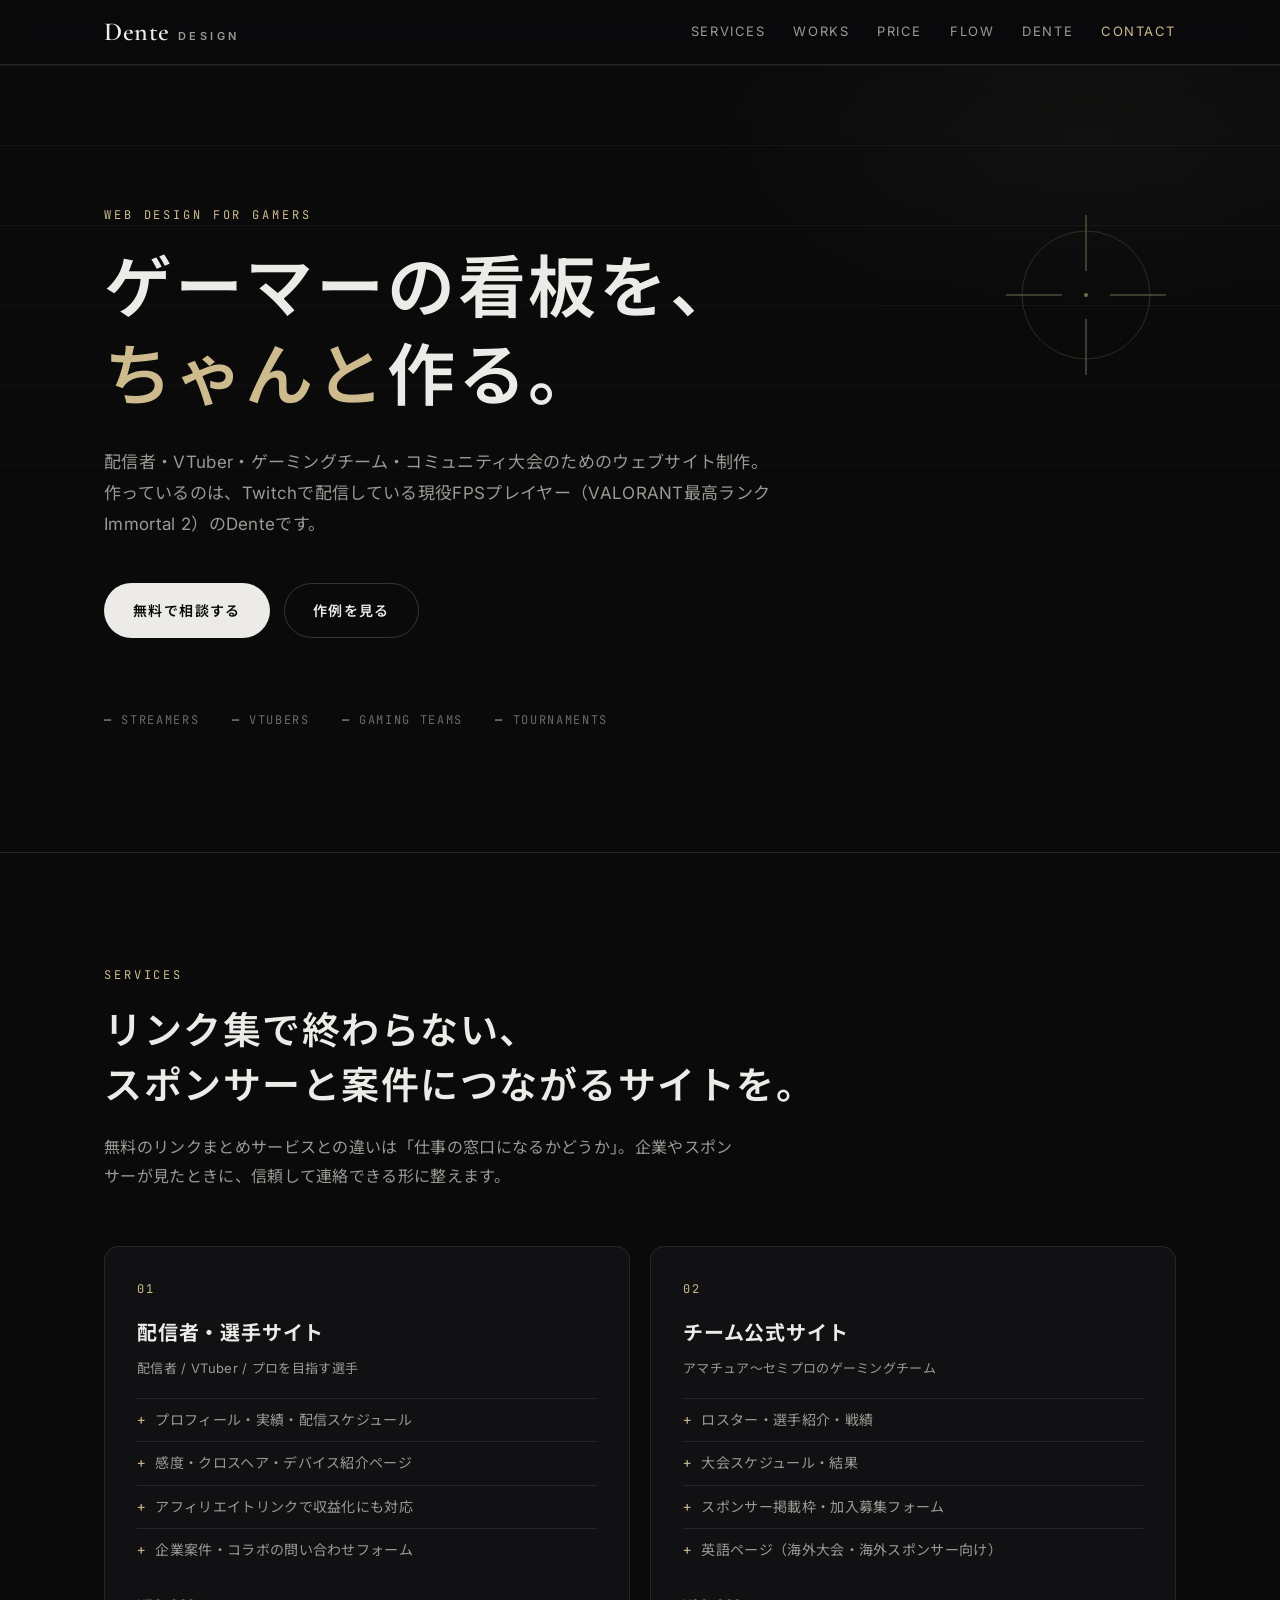
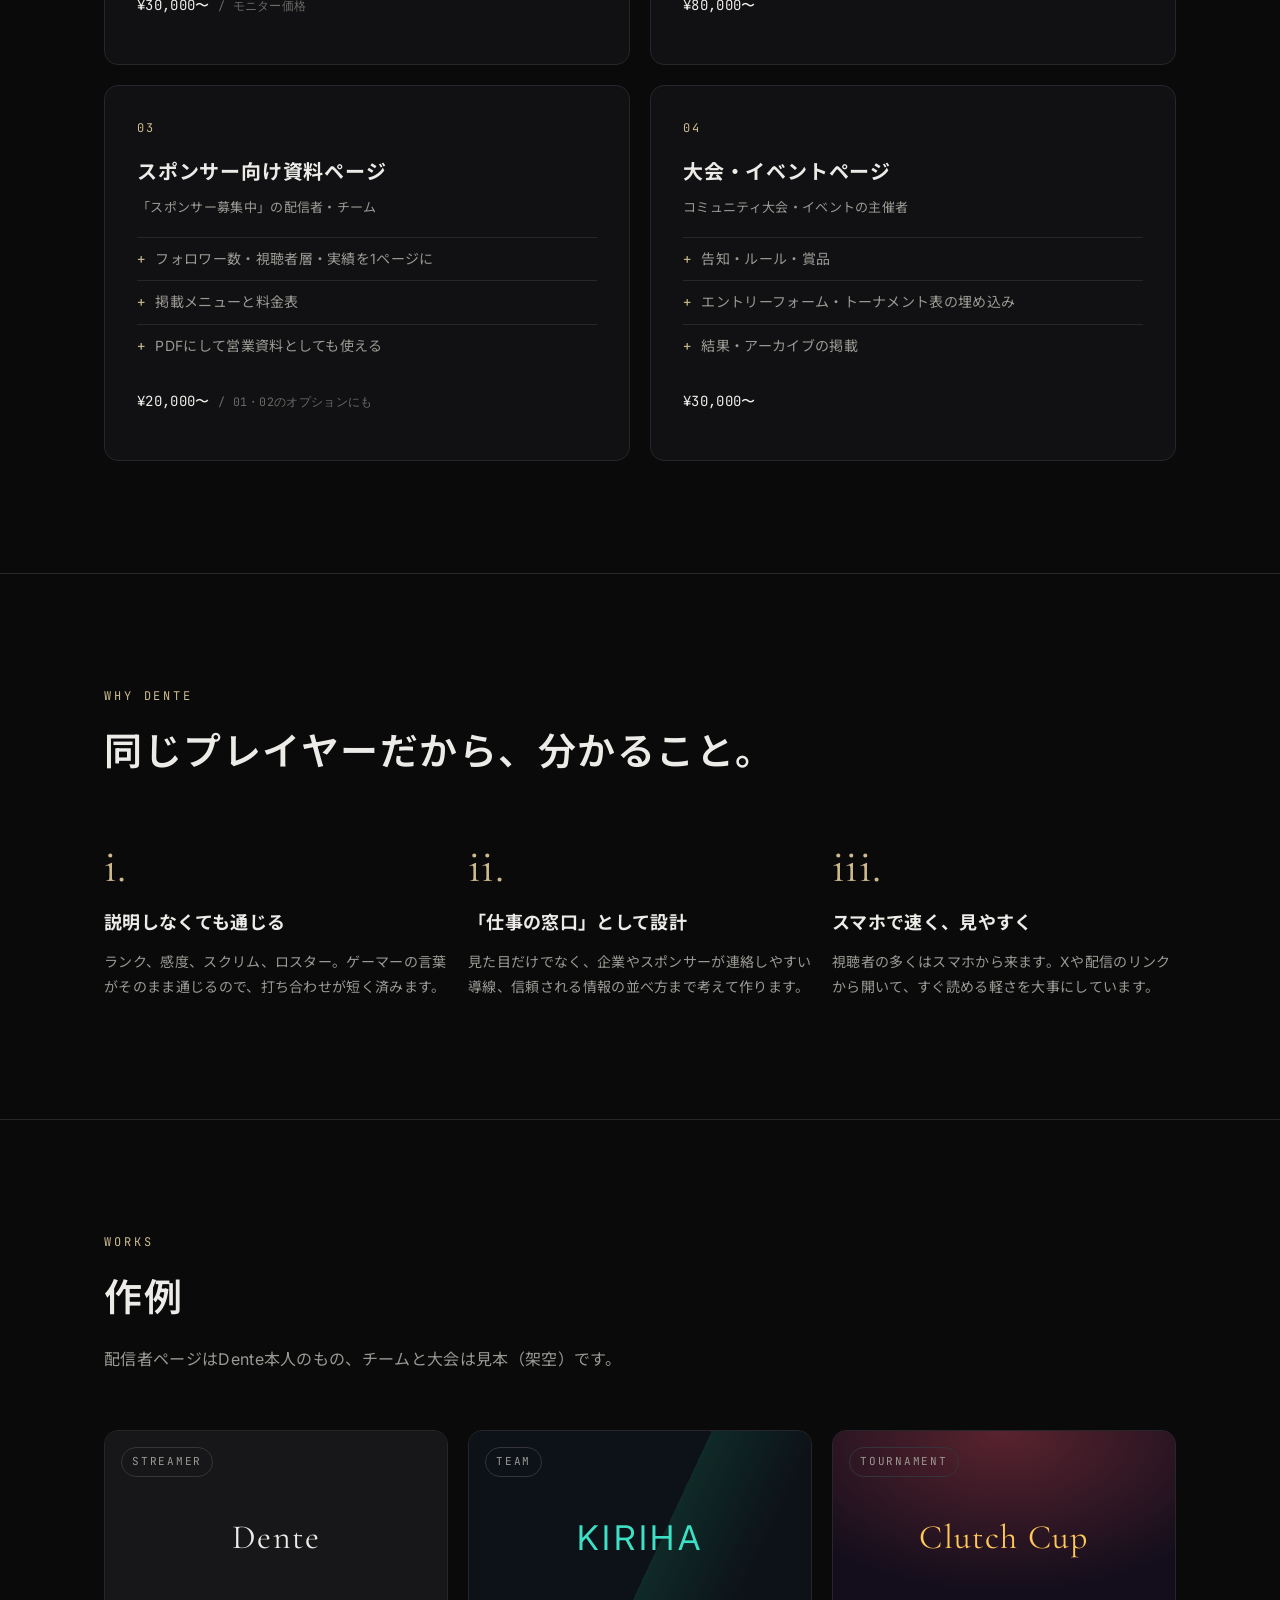
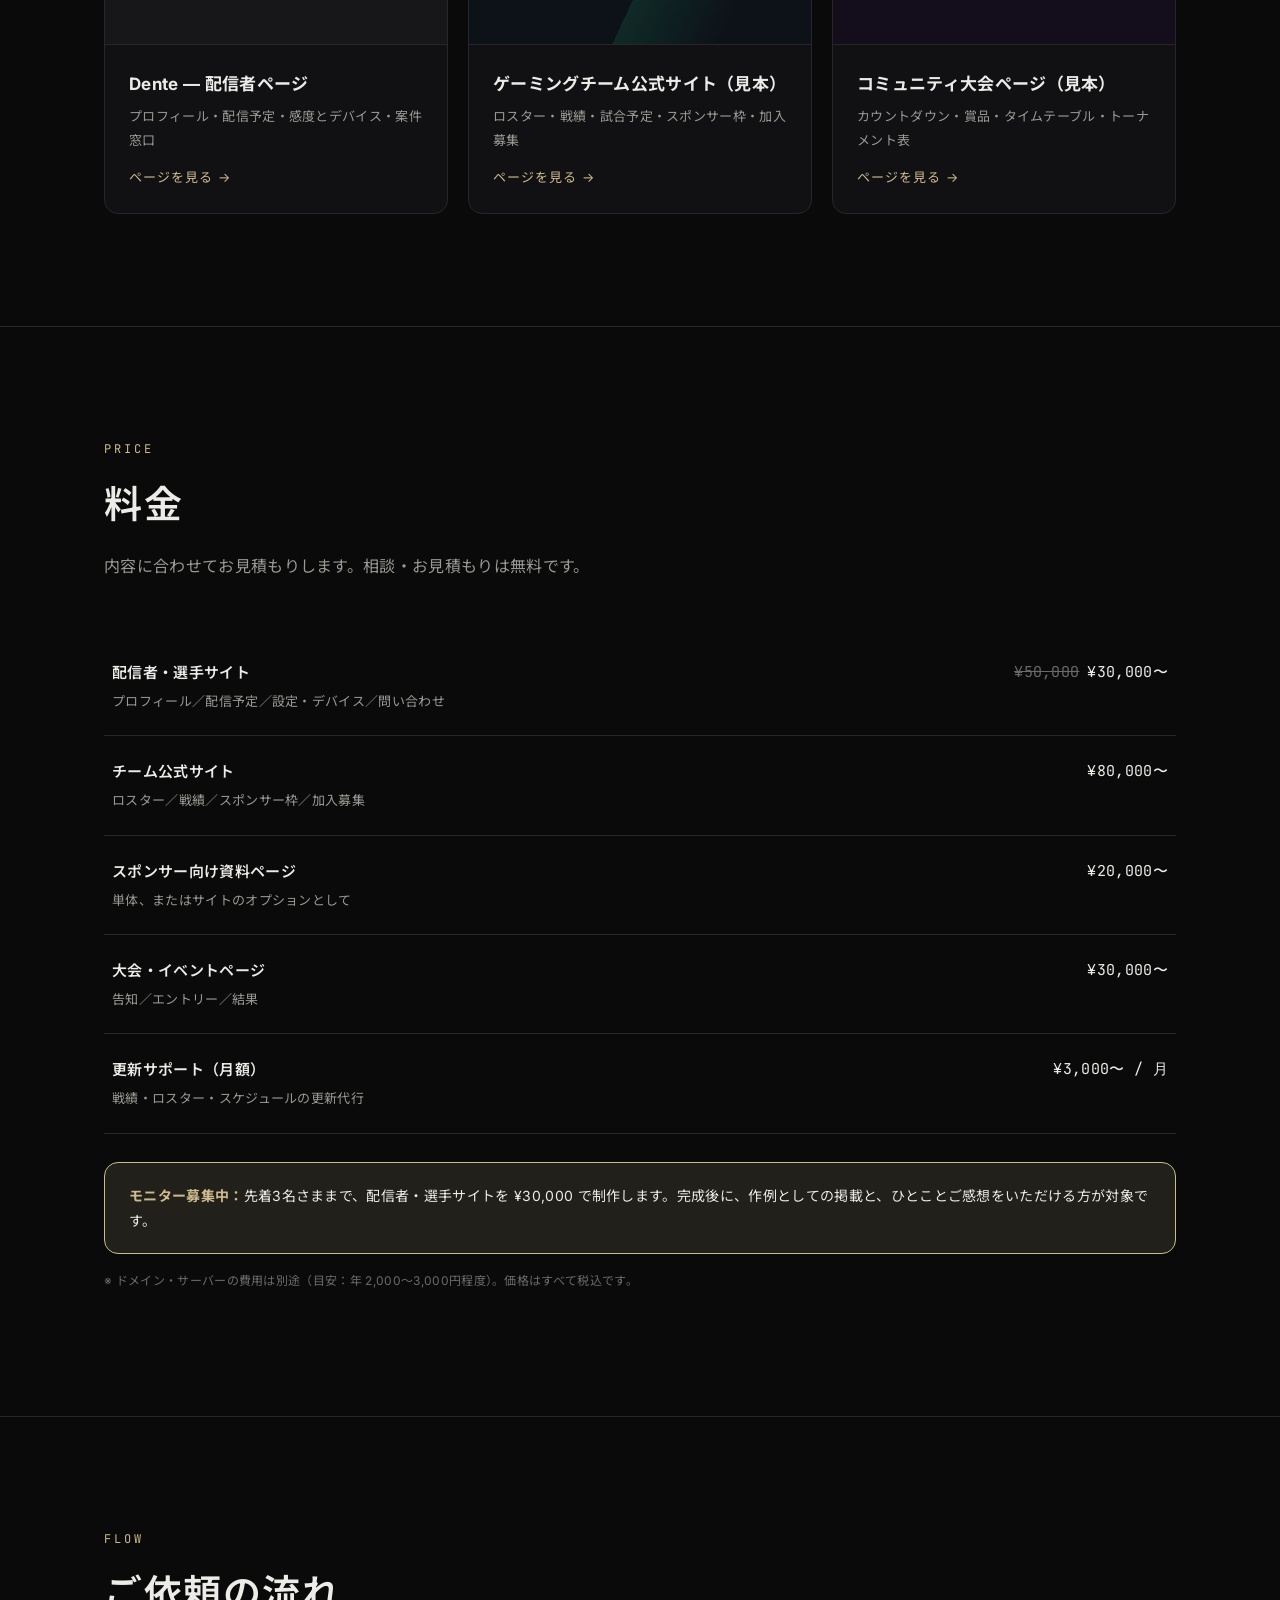
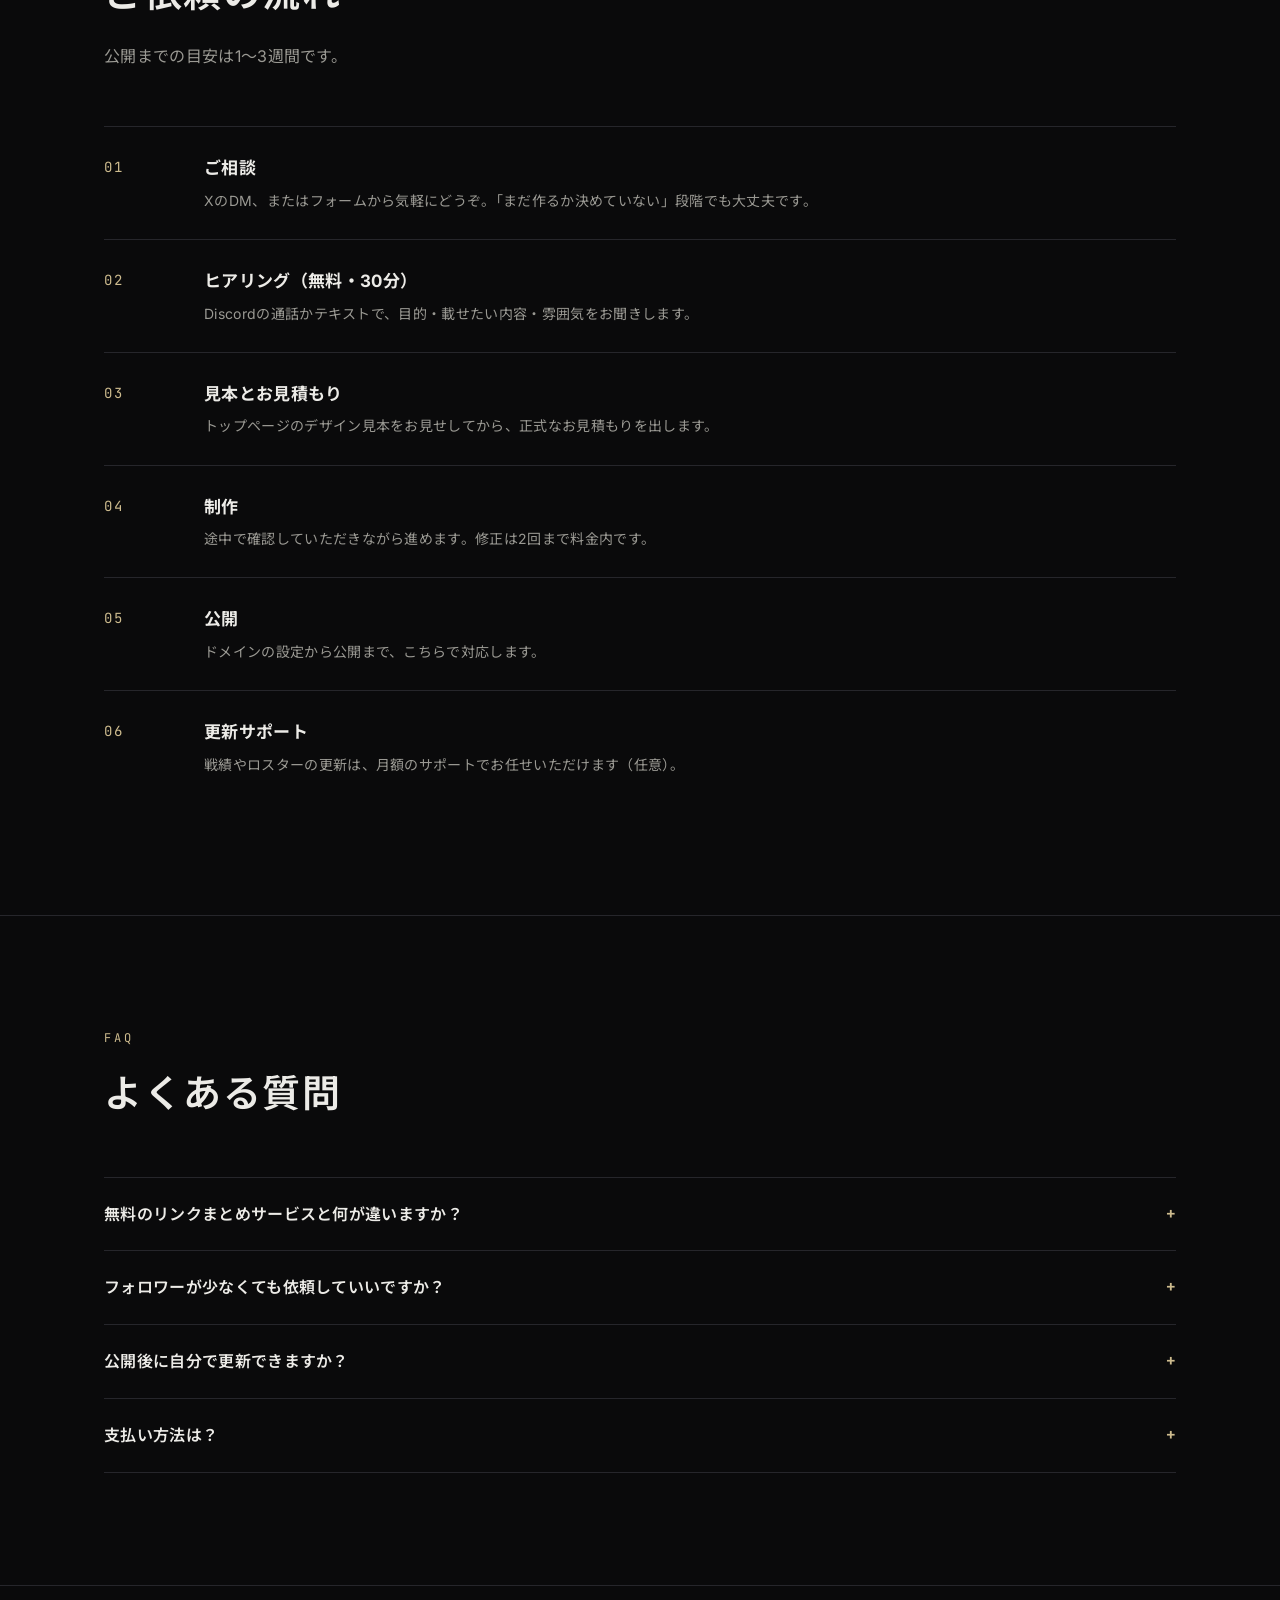
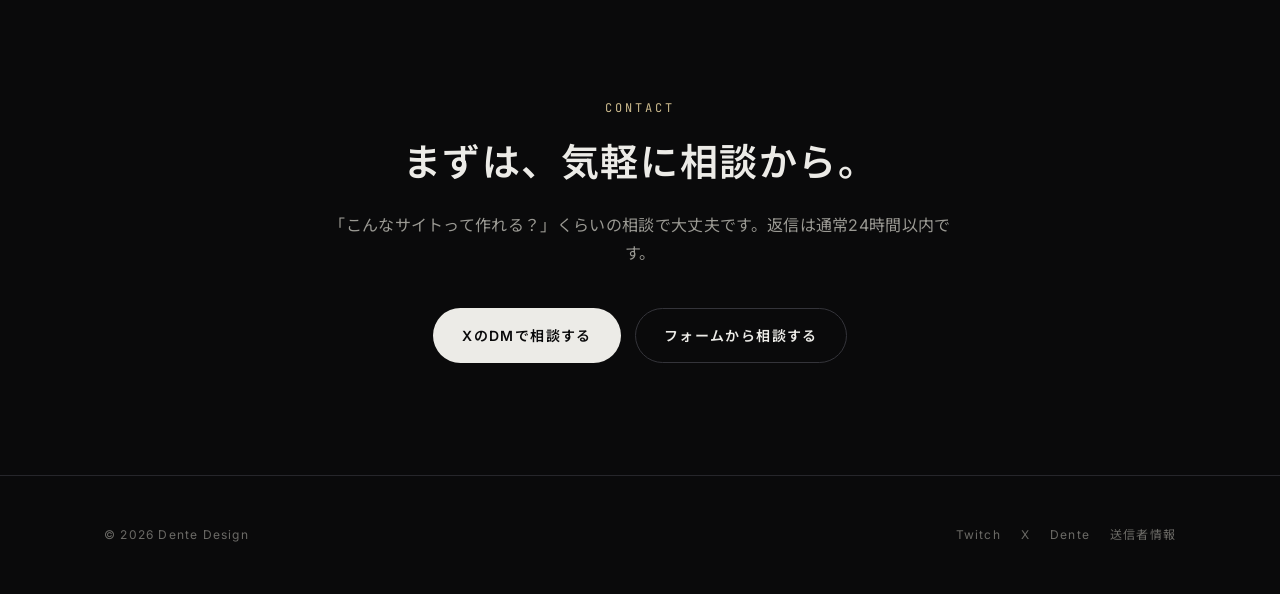
<file: index.html>
<!doctype html>
<html lang="ja">
<head>
<meta charset="utf-8">
<meta name="viewport" content="width=device-width, initial-scale=1">
<title>Dente Design｜配信者・ゲーミングチームのウェブサイト制作</title>
<link rel="icon" type="image/png" href="assets/favicon.png">
<link rel="apple-touch-icon" href="assets/apple-touch-icon.png">
<meta name="description" content="配信者・VTuber・ゲーミングチーム・コミュニティ大会のためのウェブサイト制作。Twitchで配信している現役FPSプレイヤーのDenteが制作します。">
<meta property="og:title" content="Dente Design｜ゲーマーのためのウェブサイト制作">
<meta property="og:description" content="配信者・ゲーミングチーム・大会のサイトを、同じプレイヤーの目線で作ります。">
<meta property="og:type" content="website">
<meta name="twitter:card" content="summary_large_image">
<meta name="twitter:site" content="@Dentedj7">
<link rel="preconnect" href="https://fonts.googleapis.com">
<link rel="preconnect" href="https://fonts.gstatic.com" crossorigin>
<link href="https://fonts.googleapis.com/css2?family=Cormorant+Garamond:wght@500;600&family=Inter:wght@400;600&family=JetBrains+Mono:wght@400;500&family=Noto+Sans+JP:wght@400;600&display=swap" rel="stylesheet">
<link rel="stylesheet" href="assets/style.css">
</head>
<body>

<header class="site-header">
  <div class="wrap">
    <a href="#top" class="logo"><span class="mark">Dente</span><span class="sub">Design</span></a>
    <button class="menu-btn" aria-expanded="false" aria-controls="nav">MENU</button>
    <nav class="nav" id="nav">
      <a href="#services">SERVICES</a>
      <a href="#works">WORKS</a>
      <a href="#price">PRICE</a>
      <a href="#flow">FLOW</a>
      <a href="dente/">DENTE</a>
      <a href="#contact" class="nav-cta">CONTACT</a>
    </nav>
  </div>
</header>

<main id="top">

  <!-- HERO -->
  <section class="hero">
    <div class="wrap">
      <svg class="crosshair" viewBox="0 0 180 180" fill="none" stroke="#cdbb8e" stroke-width="1" aria-hidden="true">
        <circle cx="90" cy="90" r="64" stroke-opacity=".35"/>
        <circle cx="90" cy="90" r="2" fill="#cdbb8e" stroke="none"/>
        <line x1="90" y1="10" x2="90" y2="66"/><line x1="90" y1="114" x2="90" y2="170"/>
        <line x1="10" y1="90" x2="66" y2="90"/><line x1="114" y1="90" x2="170" y2="90"/>
      </svg>
      <p class="eyebrow">Web design for gamers</p>
      <h1>ゲーマーの看板を、<br><em>ちゃんと</em>作る。</h1>
      <p class="lead">配信者・VTuber・ゲーミングチーム・コミュニティ大会のためのウェブサイト制作。<br>作っているのは、Twitchで配信している現役FPSプレイヤー（VALORANT最高ランク Immortal 2）のDenteです。</p>
      <div class="hero-actions">
        <a href="#contact" class="btn btn-primary">無料で相談する</a>
        <a href="#works" class="btn btn-ghost">作例を見る</a>
      </div>
      <div class="hero-meta">
        <span>STREAMERS</span><span>VTUBERS</span><span>GAMING TEAMS</span><span>TOURNAMENTS</span>
      </div>
    </div>
  </section>

  <!-- SERVICES -->
  <section id="services">
    <div class="wrap">
      <div class="section-head">
        <p class="eyebrow">Services</p>
        <h2 class="h2">リンク集で終わらない、<br>スポンサーと案件につながるサイトを。</h2>
        <p class="lead">無料のリンクまとめサービスとの違いは「仕事の窓口になるかどうか」。企業やスポンサーが見たときに、信頼して連絡できる形に整えます。</p>
      </div>

      <div class="grid grid-2">
        <article class="card service">
          <div class="num">01</div>
          <h3>配信者・選手サイト</h3>
          <p class="for">配信者 / VTuber / プロを目指す選手</p>
          <ul>
            <li>プロフィール・実績・配信スケジュール</li>
            <li>感度・クロスヘア・デバイス紹介ページ</li>
            <li>アフィリエイトリンクで収益化にも対応</li>
            <li>企業案件・コラボの問い合わせフォーム</li>
          </ul>
          <p class="price">¥30,000〜 <small>/ モニター価格</small></p>
        </article>

        <article class="card service">
          <div class="num">02</div>
          <h3>チーム公式サイト</h3>
          <p class="for">アマチュア〜セミプロのゲーミングチーム</p>
          <ul>
            <li>ロスター・選手紹介・戦績</li>
            <li>大会スケジュール・結果</li>
            <li>スポンサー掲載枠・加入募集フォーム</li>
            <li>英語ページ（海外大会・海外スポンサー向け）</li>
          </ul>
          <p class="price">¥80,000〜</p>
        </article>

        <article class="card service">
          <div class="num">03</div>
          <h3>スポンサー向け資料ページ</h3>
          <p class="for">「スポンサー募集中」の配信者・チーム</p>
          <ul>
            <li>フォロワー数・視聴者層・実績を1ページに</li>
            <li>掲載メニューと料金表</li>
            <li>PDFにして営業資料としても使える</li>
          </ul>
          <p class="price">¥20,000〜 <small>/ 01・02のオプションにも</small></p>
        </article>

        <article class="card service">
          <div class="num">04</div>
          <h3>大会・イベントページ</h3>
          <p class="for">コミュニティ大会・イベントの主催者</p>
          <ul>
            <li>告知・ルール・賞品</li>
            <li>エントリーフォーム・トーナメント表の埋め込み</li>
            <li>結果・アーカイブの掲載</li>
          </ul>
          <p class="price">¥30,000〜</p>
        </article>
      </div>
    </div>
  </section>

  <!-- WHY -->
  <section id="why">
    <div class="wrap">
      <div class="section-head">
        <p class="eyebrow">Why Dente</p>
        <h2 class="h2">同じプレイヤーだから、分かること。</h2>
      </div>
      <div class="grid grid-3">
        <div class="why-item">
          <div class="k">i.</div>
          <h3>説明しなくても通じる</h3>
          <p>ランク、感度、スクリム、ロスター。ゲーマーの言葉がそのまま通じるので、打ち合わせが短く済みます。</p>
        </div>
        <div class="why-item">
          <div class="k">ii.</div>
          <h3>「仕事の窓口」として設計</h3>
          <p>見た目だけでなく、企業やスポンサーが連絡しやすい導線、信頼される情報の並べ方まで考えて作ります。</p>
        </div>
        <div class="why-item">
          <div class="k">iii.</div>
          <h3>スマホで速く、見やすく</h3>
          <p>視聴者の多くはスマホから来ます。Xや配信のリンクから開いて、すぐ読める軽さを大事にしています。</p>
        </div>
      </div>
    </div>
  </section>

  <!-- WORKS -->
  <section id="works">
    <div class="wrap">
      <div class="section-head">
        <p class="eyebrow">Works</p>
        <h2 class="h2">作例</h2>
        <p class="lead">配信者ページはDente本人のもの、チームと大会は見本（架空）です。</p>
      </div>
      <div class="grid grid-3">
        <a href="dente/" class="card work">
          <div class="thumb"><span class="tag">STREAMER</span><span class="label">Dente</span></div>
          <div class="body">
            <h3>Dente — 配信者ページ</h3>
            <p>プロフィール・配信予定・感度とデバイス・案件窓口</p>
            <div class="more">ページを見る →</div>
          </div>
        </a>
        <a href="works/team/" class="card work">
          <div class="thumb" style="background:linear-gradient(115deg,#0d1118 55%,#0f2a27 55%,#0d1118 80%)"><span class="tag">TEAM</span><span class="label" style="font-family:Oswald,var(--font-sans);letter-spacing:.1em;color:#3ee0c5">KIRIHA</span></div>
          <div class="body">
            <h3>ゲーミングチーム公式サイト（見本）</h3>
            <p>ロスター・戦績・試合予定・スポンサー枠・加入募集</p>
            <div class="more">ページを見る →</div>
          </div>
        </a>
        <a href="works/tournament/" class="card work">
          <div class="thumb" style="background:radial-gradient(260px 160px at 50% 0,rgba(255,77,109,.3),#140e1c)"><span class="tag">TOURNAMENT</span><span class="label" style="color:#ffc857">Clutch Cup</span></div>
          <div class="body">
            <h3>コミュニティ大会ページ（見本）</h3>
            <p>カウントダウン・賞品・タイムテーブル・トーナメント表</p>
            <div class="more">ページを見る →</div>
          </div>
        </a>
      </div>
    </div>
  </section>

  <!-- PRICE -->
  <section id="price">
    <div class="wrap">
      <div class="section-head">
        <p class="eyebrow">Price</p>
        <h2 class="h2">料金</h2>
        <p class="lead">内容に合わせてお見積もりします。相談・お見積もりは無料です。</p>
      </div>
      <table class="price-table">
        <tr>
          <th>配信者・選手サイト<span class="note">プロフィール／配信予定／設定・デバイス／問い合わせ</span></th>
          <td class="amt"><s>¥50,000</s>¥30,000〜</td>
        </tr>
        <tr>
          <th>チーム公式サイト<span class="note">ロスター／戦績／スポンサー枠／加入募集</span></th>
          <td class="amt">¥80,000〜</td>
        </tr>
        <tr>
          <th>スポンサー向け資料ページ<span class="note">単体、またはサイトのオプションとして</span></th>
          <td class="amt">¥20,000〜</td>
        </tr>
        <tr>
          <th>大会・イベントページ<span class="note">告知／エントリー／結果</span></th>
          <td class="amt">¥30,000〜</td>
        </tr>
        <tr>
          <th>更新サポート（月額）<span class="note">戦績・ロスター・スケジュールの更新代行</span></th>
          <td class="amt">¥3,000〜 / 月</td>
        </tr>
      </table>
      <div class="monitor">
        <strong>モニター募集中：</strong>先着3名さままで、配信者・選手サイトを ¥30,000 で制作します。完成後に、作例としての掲載と、ひとことご感想をいただける方が対象です。
      </div>
      <p class="fine">※ ドメイン・サーバーの費用は別途（目安：年 2,000〜3,000円程度）。価格はすべて税込です。</p>
    </div>
  </section>

  <!-- FLOW -->
  <section id="flow">
    <div class="wrap">
      <div class="section-head">
        <p class="eyebrow">Flow</p>
        <h2 class="h2">ご依頼の流れ</h2>
        <p class="lead">公開までの目安は1〜3週間です。</p>
      </div>
      <ol class="flow">
        <li><div><h3>ご相談</h3><p>XのDM、またはフォームから気軽にどうぞ。「まだ作るか決めていない」段階でも大丈夫です。</p></div></li>
        <li><div><h3>ヒアリング（無料・30分）</h3><p>Discordの通話かテキストで、目的・載せたい内容・雰囲気をお聞きします。</p></div></li>
        <li><div><h3>見本とお見積もり</h3><p>トップページのデザイン見本をお見せしてから、正式なお見積もりを出します。</p></div></li>
        <li><div><h3>制作</h3><p>途中で確認していただきながら進めます。修正は2回まで料金内です。</p></div></li>
        <li><div><h3>公開</h3><p>ドメインの設定から公開まで、こちらで対応します。</p></div></li>
        <li><div><h3>更新サポート</h3><p>戦績やロスターの更新は、月額のサポートでお任せいただけます（任意）。</p></div></li>
      </ol>
    </div>
  </section>

  <!-- FAQ -->
  <section id="faq">
    <div class="wrap">
      <div class="section-head">
        <p class="eyebrow">FAQ</p>
        <h2 class="h2">よくある質問</h2>
      </div>
      <div class="faq">
        <details><summary>無料のリンクまとめサービスと何が違いますか？</summary><p>リンクを並べるだけでなく、実績・スポンサー枠・問い合わせフォームなど「仕事の窓口」として必要なものをまとめ、自分の名前のドメインで公開できます。企業から見たときの信頼感が大きく変わります。</p></details>
        <details><summary>フォロワーが少なくても依頼していいですか？</summary><p>もちろんです。活動を始めたばかりの時期こそ、きちんとした看板があると印象が変わります。</p></details>
        <details><summary>公開後に自分で更新できますか？</summary><p>できます。ご希望に合わせて、自分で更新できる仕組みにするか、更新サポートでお任せいただくかを選べます。</p></details>
        <details><summary>支払い方法は？</summary><p>銀行振込に対応しています。着手時に半額、公開時に残りの半額をお支払いいただく形です。</p></details>
      </div>
    </div>
  </section>

  <!-- CONTACT -->
  <section id="contact" class="contact">
    <div class="wrap">
      <p class="eyebrow">Contact</p>
      <h2 class="h2">まずは、気軽に相談から。</h2>
      <p class="lead">「こんなサイトって作れる？」くらいの相談で大丈夫です。返信は通常24時間以内です。</p>
      <div class="contact-actions">
        <a href="https://x.com/Dentedj7" class="btn btn-primary" target="_blank" rel="noopener">XのDMで相談する</a>
        <a href="https://forms.gle/r6ZgPmrk3BdhwXDa9" class="btn btn-ghost" target="_blank" rel="noopener">フォームから相談する</a>
      </div>
    </div>
  </section>

</main>

<footer class="site-footer">
  <div class="wrap">
    <div>© <span id="y">2026</span> Dente Design</div>
    <div class="links">
      <a href="https://www.twitch.tv/dente110" target="_blank" rel="noopener">Twitch</a>
      <a href="https://x.com/Dentedj7" target="_blank" rel="noopener">X</a>
      <a href="dente/">Dente</a>
      <a href="legal/">送信者情報</a>
    </div>
  </div>
</footer>

<script>
  const btn = document.querySelector('.menu-btn');
  const nav = document.getElementById('nav');
  btn.addEventListener('click', () => {
    const open = nav.classList.toggle('open');
    btn.setAttribute('aria-expanded', open);
  });
  nav.querySelectorAll('a').forEach(a => a.addEventListener('click', () => nav.classList.remove('open')));
  document.getElementById('y').textContent = new Date().getFullYear();
</script>
</body>
</html>
</file>
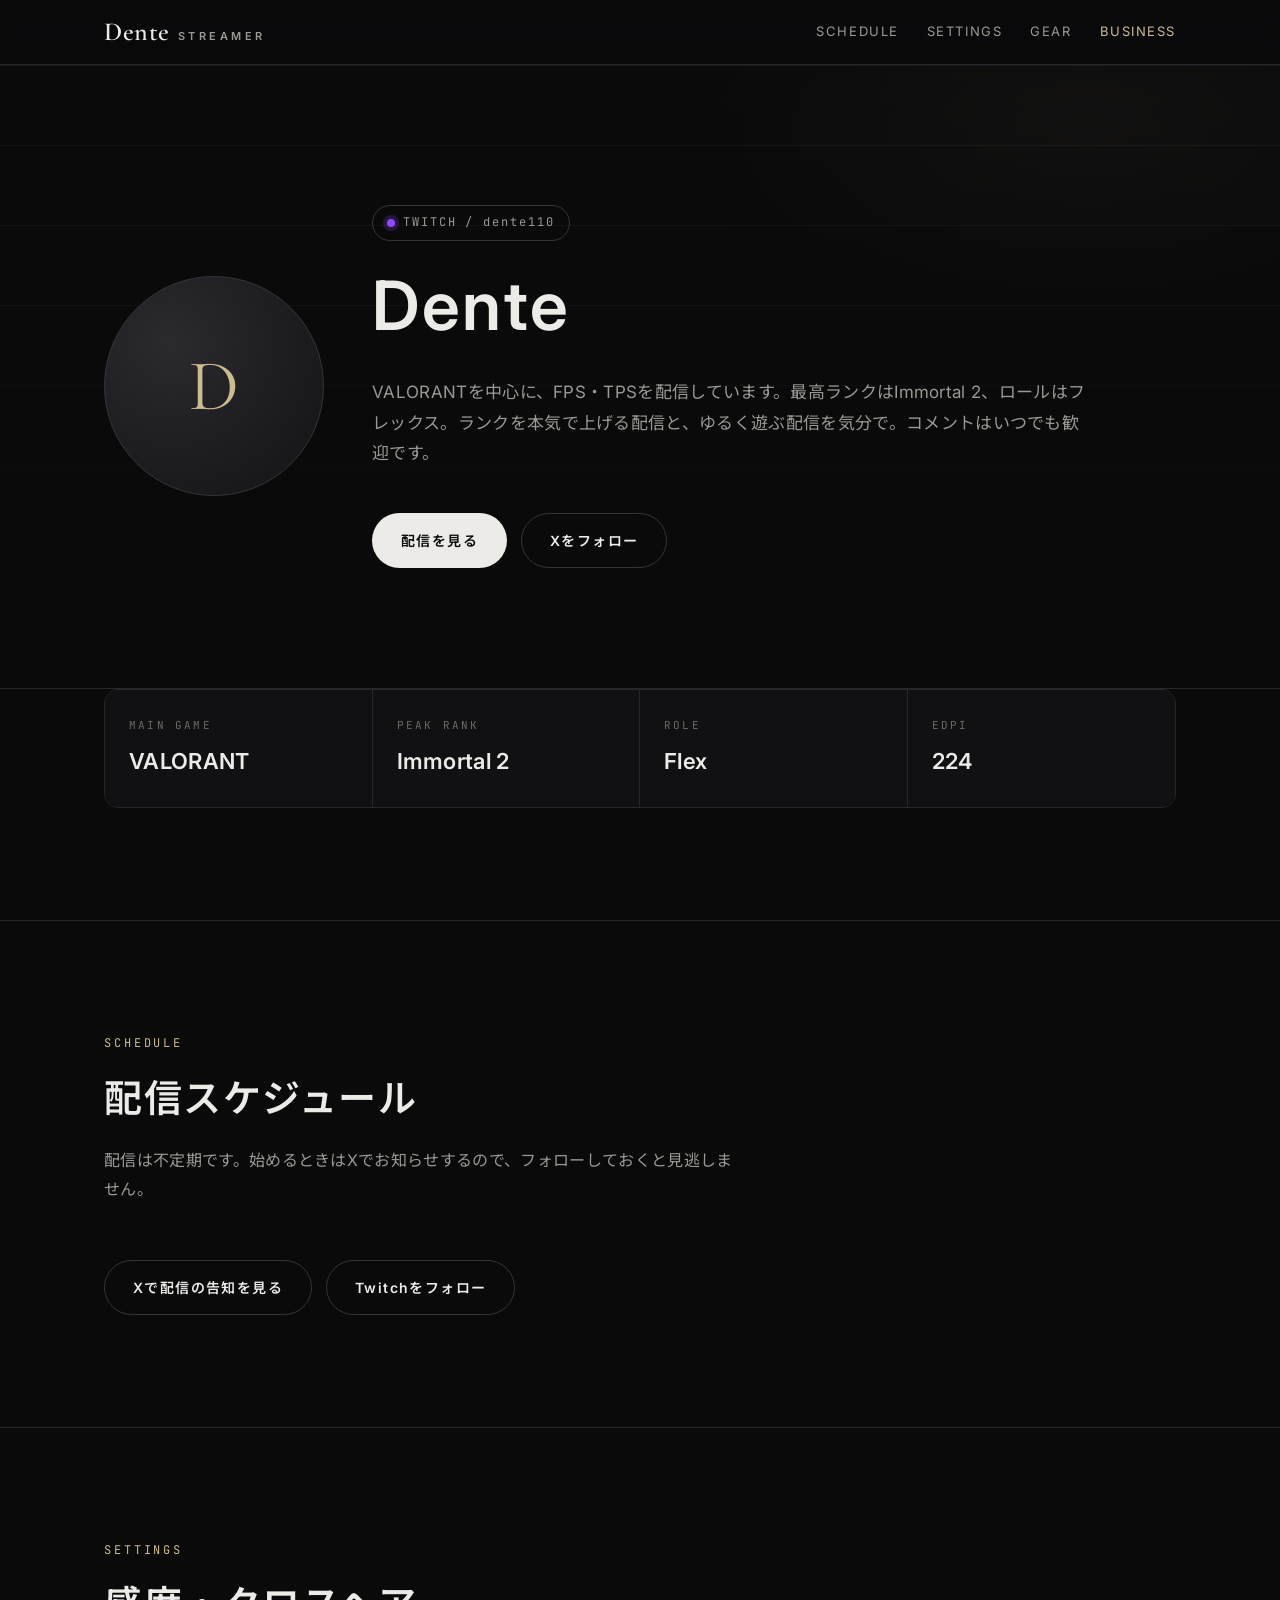
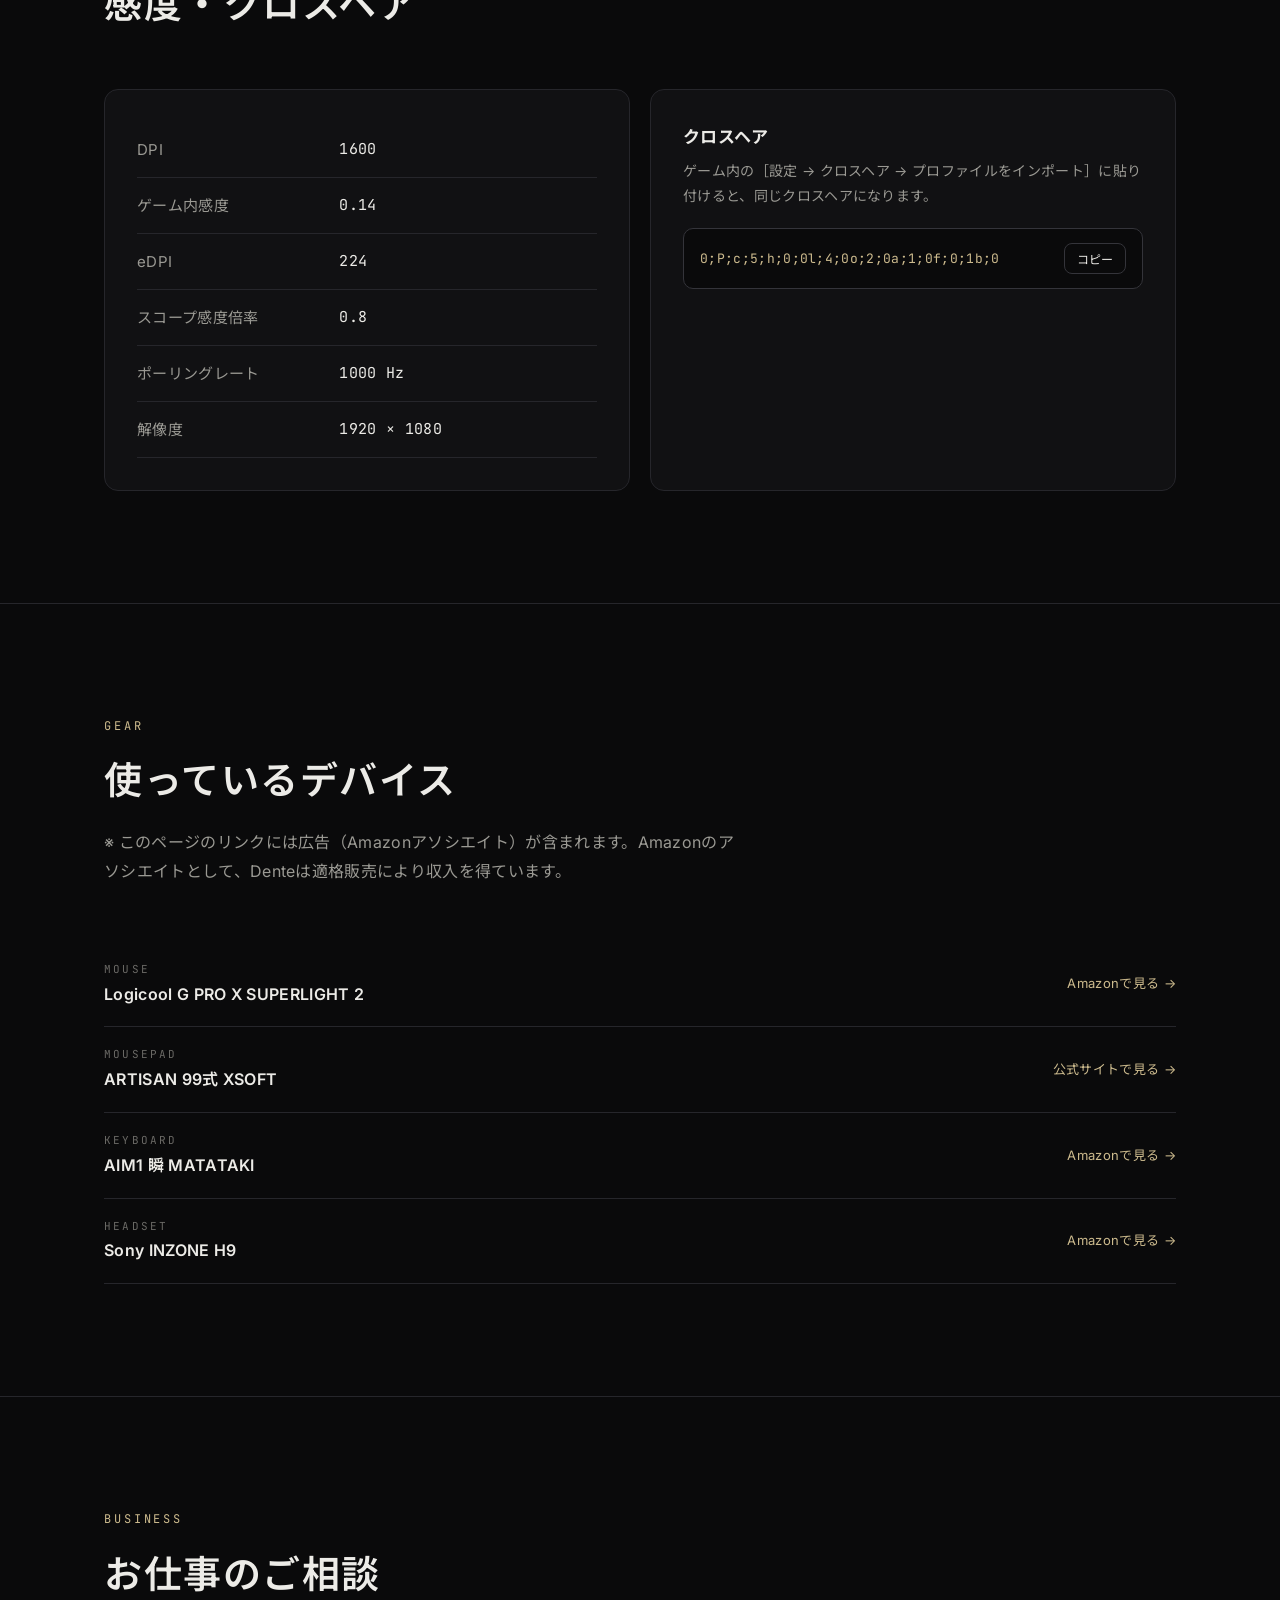
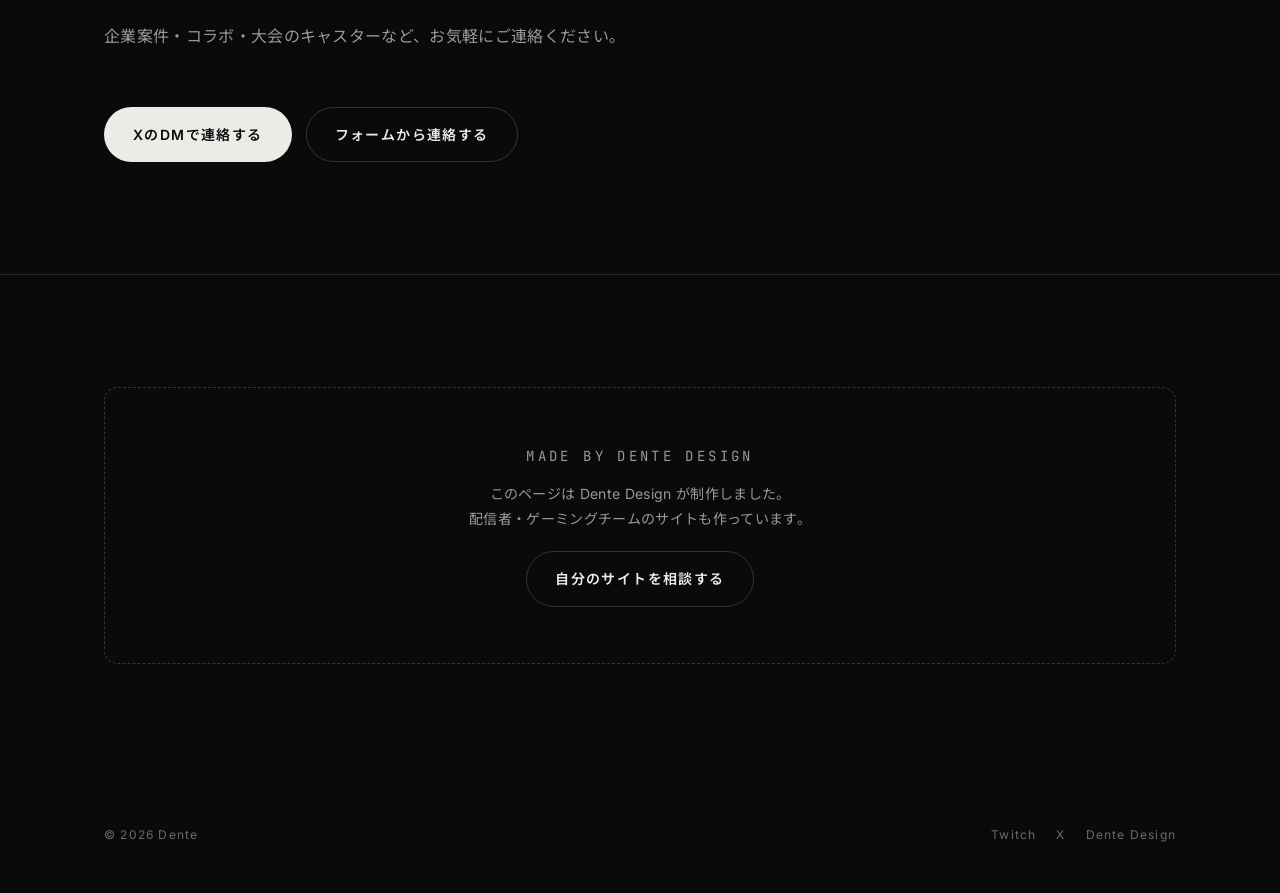
<file: dente/index.html>
<!doctype html>
<html lang="ja">
<head>
<meta charset="utf-8">
<meta name="viewport" content="width=device-width, initial-scale=1">
<title>Dente｜FPS配信者</title>
<link rel="icon" type="image/png" href="../assets/favicon.png">
<link rel="apple-touch-icon" href="../assets/apple-touch-icon.png">
<meta name="description" content="Twitchで配信しているFPSプレイヤー Dente の公式ページ。配信スケジュール、感度・クロスヘア、使用デバイス、お仕事のご相談はこちら。">
<meta property="og:title" content="Dente｜FPS配信者">
<meta property="og:type" content="profile">
<meta name="twitter:card" content="summary_large_image">
<meta name="twitter:site" content="@Dentedj7">
<link rel="preconnect" href="https://fonts.googleapis.com">
<link rel="preconnect" href="https://fonts.gstatic.com" crossorigin>
<link href="https://fonts.googleapis.com/css2?family=Cormorant+Garamond:wght@500;600&family=Inter:wght@400;600&family=JetBrains+Mono:wght@400;500&family=Noto+Sans+JP:wght@400;600&display=swap" rel="stylesheet">
<link rel="stylesheet" href="../assets/style.css">
</head>
<body>

<header class="site-header">
  <div class="wrap">
    <a href="#top" class="logo"><span class="mark">Dente</span><span class="sub">Streamer</span></a>
    <button class="menu-btn" aria-expanded="false" aria-controls="nav">MENU</button>
    <nav class="nav" id="nav">
      <a href="#schedule">SCHEDULE</a>
      <a href="#settings">SETTINGS</a>
      <a href="#gear">GEAR</a>
      <a href="#business" class="nav-cta">BUSINESS</a>
    </nav>
  </div>
</header>

<main id="top">

  <!--
    ★ 仮の値です。公開前に差し替えてください ★
    ランク / 感度 / DPI / クロスヘアコード / デバイス名 / 配信スケジュール / 自己紹介
  -->

  <section class="hero">
    <div class="wrap profile-hero">
      <!-- TODO: プロフィール画像に差し替え（<img src="avatar.png" class="avatar" alt="Dente">） -->
      <div class="avatar" aria-hidden="true">D</div>
      <div>
        <a href="https://www.twitch.tv/dente110" target="_blank" rel="noopener" class="live-badge">TWITCH / dente110</a>
        <h1 style="margin-top:20px">Dente</h1>
        <p class="lead">VALORANTを中心に、FPS・TPSを配信しています。最高ランクはImmortal 2、ロールはフレックス。ランクを本気で上げる配信と、ゆるく遊ぶ配信を気分で。コメントはいつでも歓迎です。</p>
        <div class="hero-actions" style="margin-top:32px">
          <a href="https://www.twitch.tv/dente110" class="btn btn-primary" target="_blank" rel="noopener">配信を見る</a>
          <a href="https://x.com/Dentedj7" class="btn btn-ghost" target="_blank" rel="noopener">Xをフォロー</a>
        </div>
      </div>
    </div>
  </section>

  <section style="padding-top:0">
    <div class="wrap">
      <div class="stats">
        <div><div class="k">Main game</div><div class="v">VALORANT</div></div>
        <div><div class="k">Peak rank</div><div class="v">Immortal 2</div></div>
        <div><div class="k">Role</div><div class="v">Flex</div></div>
        <div><div class="k">eDPI</div><div class="v">224</div></div>
      </div>
    </div>
  </section>

  <section id="schedule">
    <div class="wrap">
      <div class="section-head">
        <p class="eyebrow">Schedule</p>
        <h2 class="h2">配信スケジュール</h2>
        <p class="lead">配信は不定期です。始めるときはXでお知らせするので、フォローしておくと見逃しません。</p>
      </div>
      <div class="hero-actions">
        <a href="https://x.com/Dentedj7" class="btn btn-ghost" target="_blank" rel="noopener">Xで配信の告知を見る</a>
        <a href="https://www.twitch.tv/dente110" class="btn btn-ghost" target="_blank" rel="noopener">Twitchをフォロー</a>
      </div>
    </div>
  </section>

  <section id="settings">
    <div class="wrap">
      <div class="section-head">
        <p class="eyebrow">Settings</p>
        <h2 class="h2">感度・クロスヘア</h2>
      </div>
      <div class="grid grid-2">
        <div class="card">
          <table class="kv">
            <tr><th>DPI</th><td>1600</td></tr>
            <tr><th>ゲーム内感度</th><td>0.14</td></tr>
            <tr><th>eDPI</th><td>224</td></tr>
            <tr><th>スコープ感度倍率</th><td>0.8</td></tr>
            <tr><th>ポーリングレート</th><td>1000 Hz</td></tr>
            <tr><th>解像度</th><td>1920 × 1080</td></tr>
          </table>
        </div>
        <div class="card">
          <h3 style="margin:0 0 6px;font-size:17px">クロスヘア</h3>
          <p style="margin:0;color:var(--muted);font-size:14px">ゲーム内の［設定 → クロスヘア → プロファイルをインポート］に貼り付けると、同じクロスヘアになります。</p>
          <div class="code-box">
            <code id="xhair">0;P;c;5;h;0;0l;4;0o;2;0a;1;0f;0;1b;0</code>
            <button class="copy-btn" data-copy="xhair">コピー</button>
          </div>
        </div>
      </div>
    </div>
  </section>

  <section id="gear">
    <div class="wrap">
      <div class="section-head">
        <p class="eyebrow">Gear</p>
        <h2 class="h2">使っているデバイス</h2>
        <p class="lead">※ このページのリンクには広告（Amazonアソシエイト）が含まれます。Amazonのアソシエイトとして、Denteは適格販売により収入を得ています。</p>
      </div>
      <!-- TODO: 機種名と購入リンク（Amazonアソシエイトなど）に差し替え -->
      <div class="device"><div><div class="type">Mouse</div><div class="name">Logicool G PRO X SUPERLIGHT 2</div></div><a href="https://www.amazon.co.jp/s?k=Logicool%20G%20PRO%20X%20SUPERLIGHT%202&amp;tag=dente-22" target="_blank" rel="sponsored nofollow noopener">Amazonで見る →</a></div>
      <div class="device"><div><div class="type">Mousepad</div><div class="name">ARTISAN 99式 XSOFT</div></div><a href="https://www.artisan-jp.com/" target="_blank" rel="noopener">公式サイトで見る →</a></div>
      <div class="device"><div><div class="type">Keyboard</div><div class="name">AIM1 瞬 MATATAKI</div></div><a href="https://www.amazon.co.jp/s?k=AIM1%20%E7%9E%AC%20MATATAKI&amp;tag=dente-22" target="_blank" rel="sponsored nofollow noopener">Amazonで見る →</a></div>
      <div class="device"><div><div class="type">Headset</div><div class="name">Sony INZONE H9</div></div><a href="https://www.amazon.co.jp/s?k=Sony%20INZONE%20H9&amp;tag=dente-22" target="_blank" rel="sponsored nofollow noopener">Amazonで見る →</a></div>
    </div>
  </section>

  <section id="business">
    <div class="wrap">
      <div class="section-head">
        <p class="eyebrow">Business</p>
        <h2 class="h2">お仕事のご相談</h2>
        <p class="lead">企業案件・コラボ・大会のキャスターなど、お気軽にご連絡ください。</p>
      </div>
      <div class="hero-actions">
        <a href="https://x.com/Dentedj7" class="btn btn-primary" target="_blank" rel="noopener">XのDMで連絡する</a>
        <a href="https://forms.gle/r6ZgPmrk3BdhwXDa9" class="btn btn-ghost" target="_blank" rel="noopener">フォームから連絡する</a>
      </div>
    </div>
  </section>

  <section style="border-bottom:0">
    <div class="wrap">
      <div class="made-by">
        <p class="eyebrow" style="margin-bottom:12px">Made by Dente Design</p>
        <p>このページは Dente Design が制作しました。<br>配信者・ゲーミングチームのサイトも作っています。</p>
        <a href="../" class="btn btn-ghost">自分のサイトを相談する</a>
      </div>
    </div>
  </section>

</main>

<footer class="site-footer">
  <div class="wrap">
    <div>© <span id="y">2026</span> Dente</div>
    <div class="links">
      <a href="https://www.twitch.tv/dente110" target="_blank" rel="noopener">Twitch</a>
      <a href="https://x.com/Dentedj7" target="_blank" rel="noopener">X</a>
      <a href="../">Dente Design</a>
    </div>
  </div>
</footer>

<script>
  const btn = document.querySelector('.menu-btn');
  const nav = document.getElementById('nav');
  btn.addEventListener('click', () => {
    const open = nav.classList.toggle('open');
    btn.setAttribute('aria-expanded', open);
  });
  nav.querySelectorAll('a').forEach(a => a.addEventListener('click', () => nav.classList.remove('open')));
  document.querySelectorAll('.copy-btn').forEach(b => b.addEventListener('click', async () => {
    const text = document.getElementById(b.dataset.copy).textContent;
    try { await navigator.clipboard.writeText(text); b.textContent = 'コピーしました'; }
    catch (e) { b.textContent = '選択してコピー'; }
    setTimeout(() => b.textContent = 'コピー', 1600);
  }));
  document.getElementById('y').textContent = new Date().getFullYear();
</script>
</body>
</html>
</file>
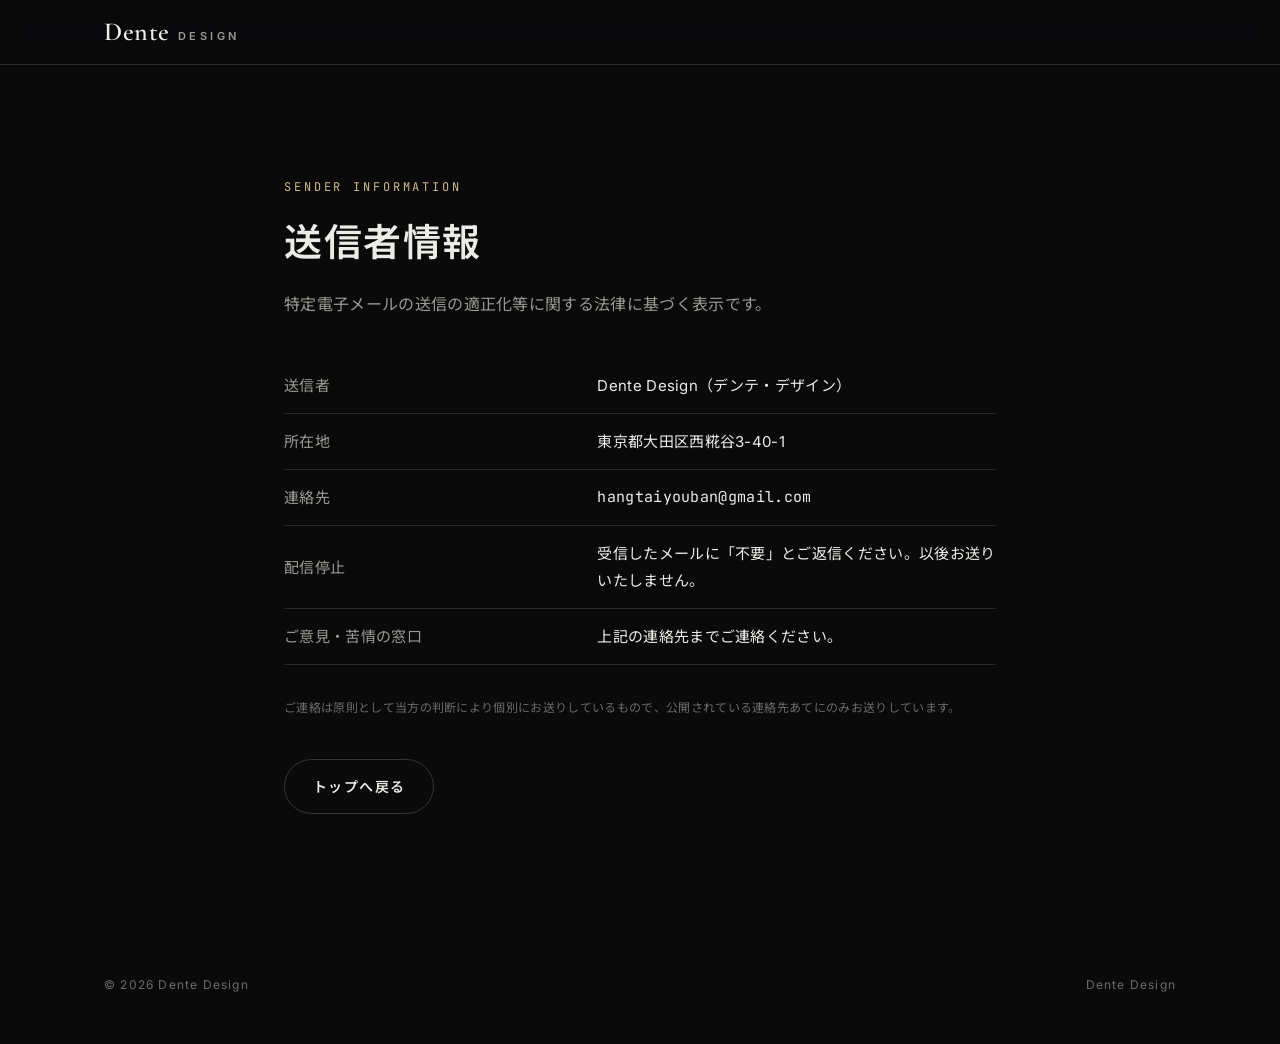
<file: legal/index.html>
<!doctype html>
<html lang="ja">
<head>
<meta charset="utf-8">
<meta name="viewport" content="width=device-width, initial-scale=1">
<title>送信者情報｜Dente Design</title>
<link rel="icon" type="image/png" href="../assets/favicon.png">
<link rel="apple-touch-icon" href="../assets/apple-touch-icon.png">
<meta name="description" content="Dente Designの送信者情報（特定電子メール法に基づく表示）。">
<meta name="robots" content="noindex">
<link rel="preconnect" href="https://fonts.googleapis.com">
<link rel="preconnect" href="https://fonts.gstatic.com" crossorigin>
<link href="https://fonts.googleapis.com/css2?family=Cormorant+Garamond:wght@500;600&family=Inter:wght@400;600&family=JetBrains+Mono:wght@400;500&family=Noto+Sans+JP:wght@400;600&display=swap" rel="stylesheet">
<link rel="stylesheet" href="../assets/style.css">
</head>
<body>

<header class="site-header">
  <div class="wrap">
    <a href="../" class="logo"><span class="mark">Dente</span><span class="sub">Design</span></a>
  </div>
</header>

<main>
  <section style="border-bottom:0">
    <div class="wrap" style="max-width:760px">
      <p class="eyebrow">Sender information</p>
      <h1 class="h2">送信者情報</h1>
      <p class="lead" style="margin-bottom:40px">特定電子メールの送信の適正化等に関する法律に基づく表示です。</p>
      <table class="kv">
        <tr><th>送信者</th><td style="font-family:var(--font-sans)">Dente Design（デンテ・デザイン）</td></tr>
        <tr><th>所在地</th><td style="font-family:var(--font-sans)">東京都大田区西糀谷3-40-1</td></tr>
        <tr><th>連絡先</th><td><a href="mailto:hangtaiyouban@gmail.com">hangtaiyouban@gmail.com</a></td></tr>
        <tr><th>配信停止</th><td style="font-family:var(--font-sans)">受信したメールに「不要」とご返信ください。以後お送りいたしません。</td></tr>
        <tr><th>ご意見・苦情の窓口</th><td style="font-family:var(--font-sans)">上記の連絡先までご連絡ください。</td></tr>
      </table>
      <p class="fine" style="margin-top:32px">ご連絡は原則として当方の判断により個別にお送りしているもので、公開されている連絡先あてにのみお送りしています。</p>
      <div style="margin-top:40px"><a href="../" class="btn btn-ghost">トップへ戻る</a></div>
    </div>
  </section>
</main>

<footer class="site-footer">
  <div class="wrap">
    <div>© 2026 Dente Design</div>
    <div class="links"><a href="../">Dente Design</a></div>
  </div>
</footer>
</body>
</html>
</file>
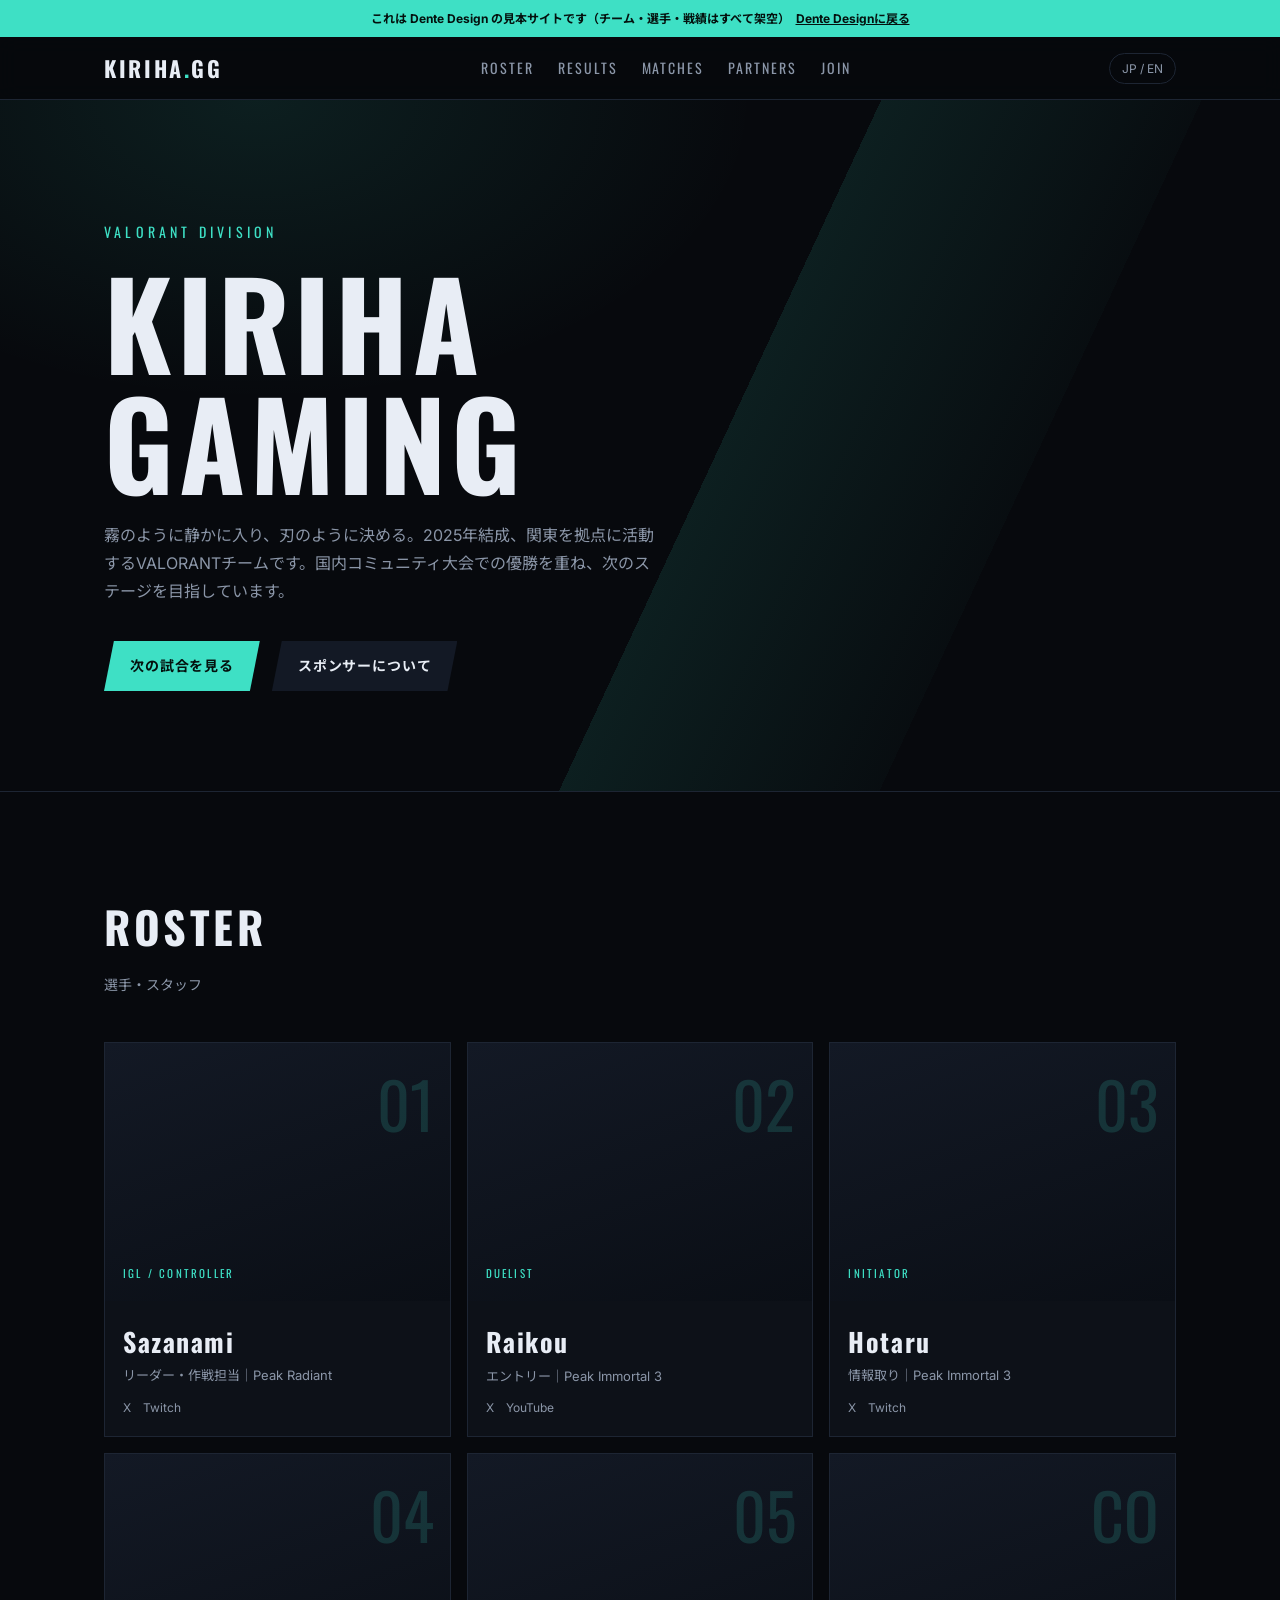
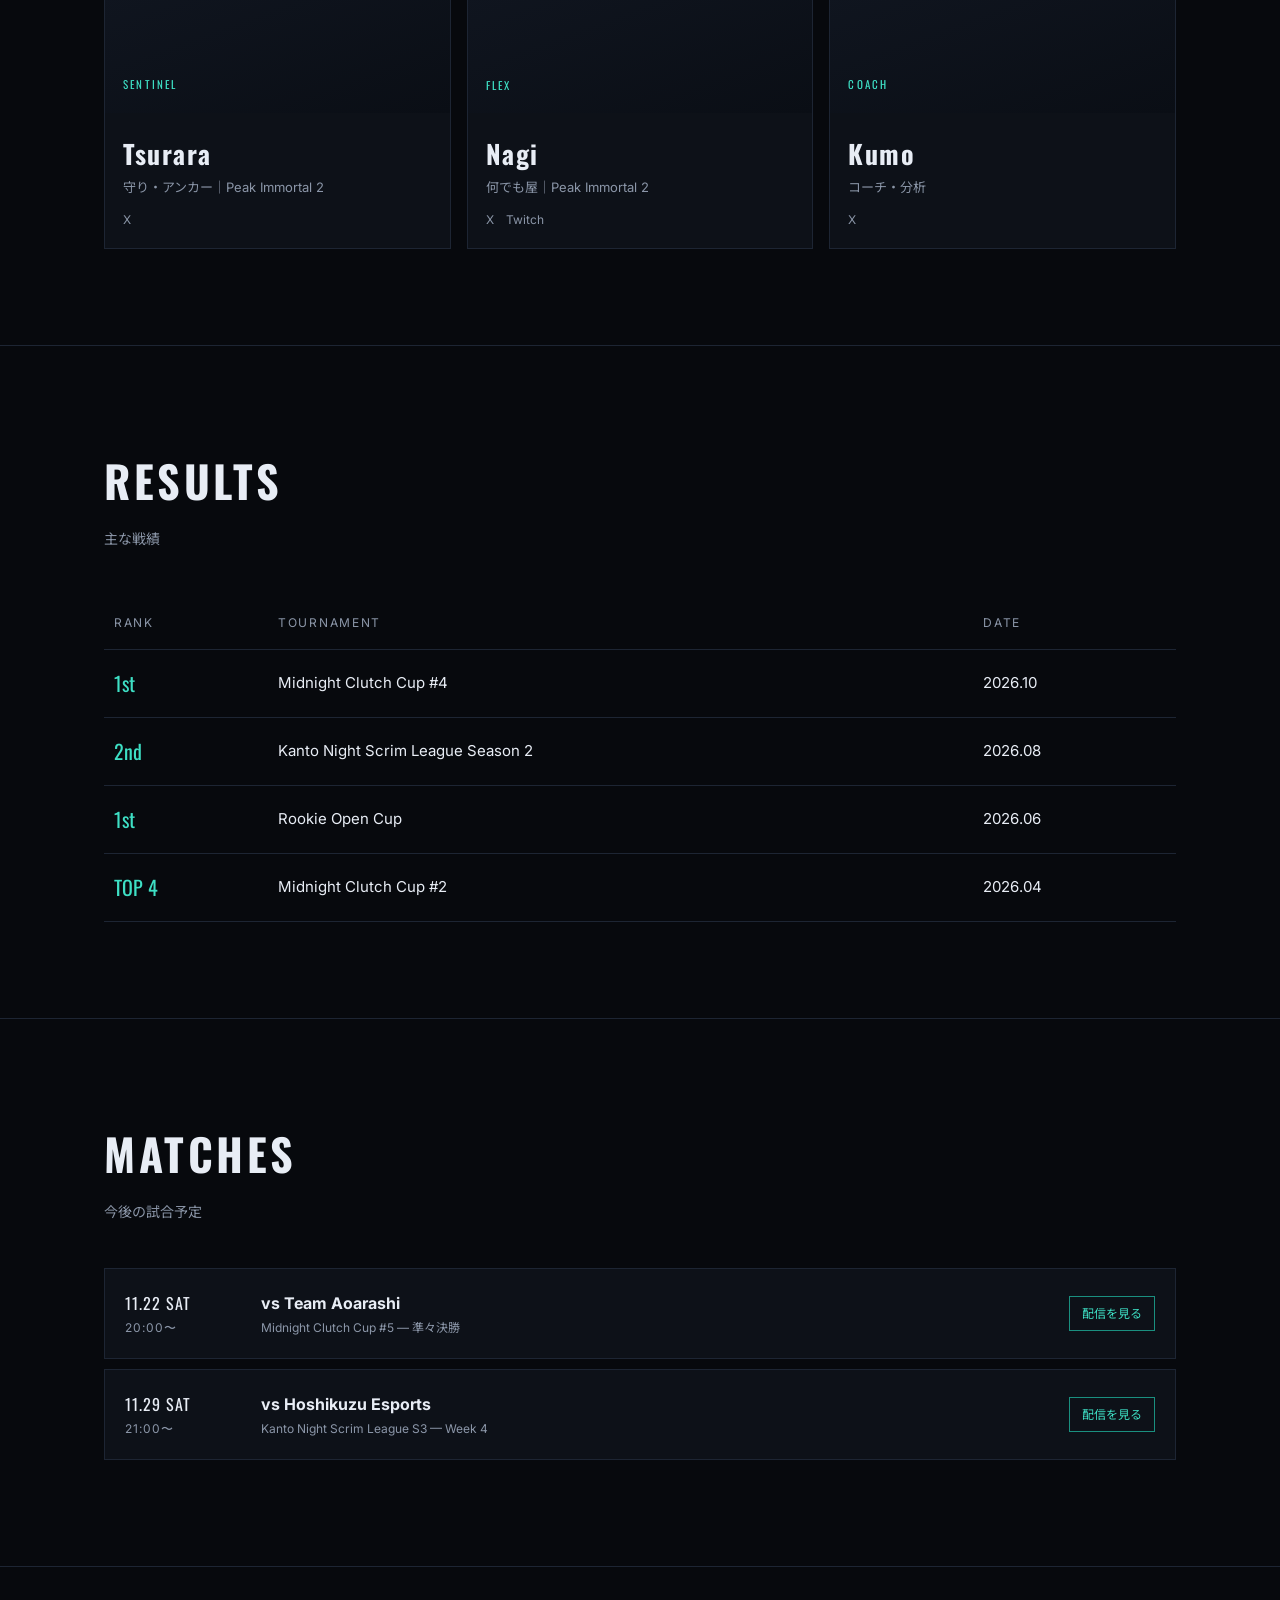
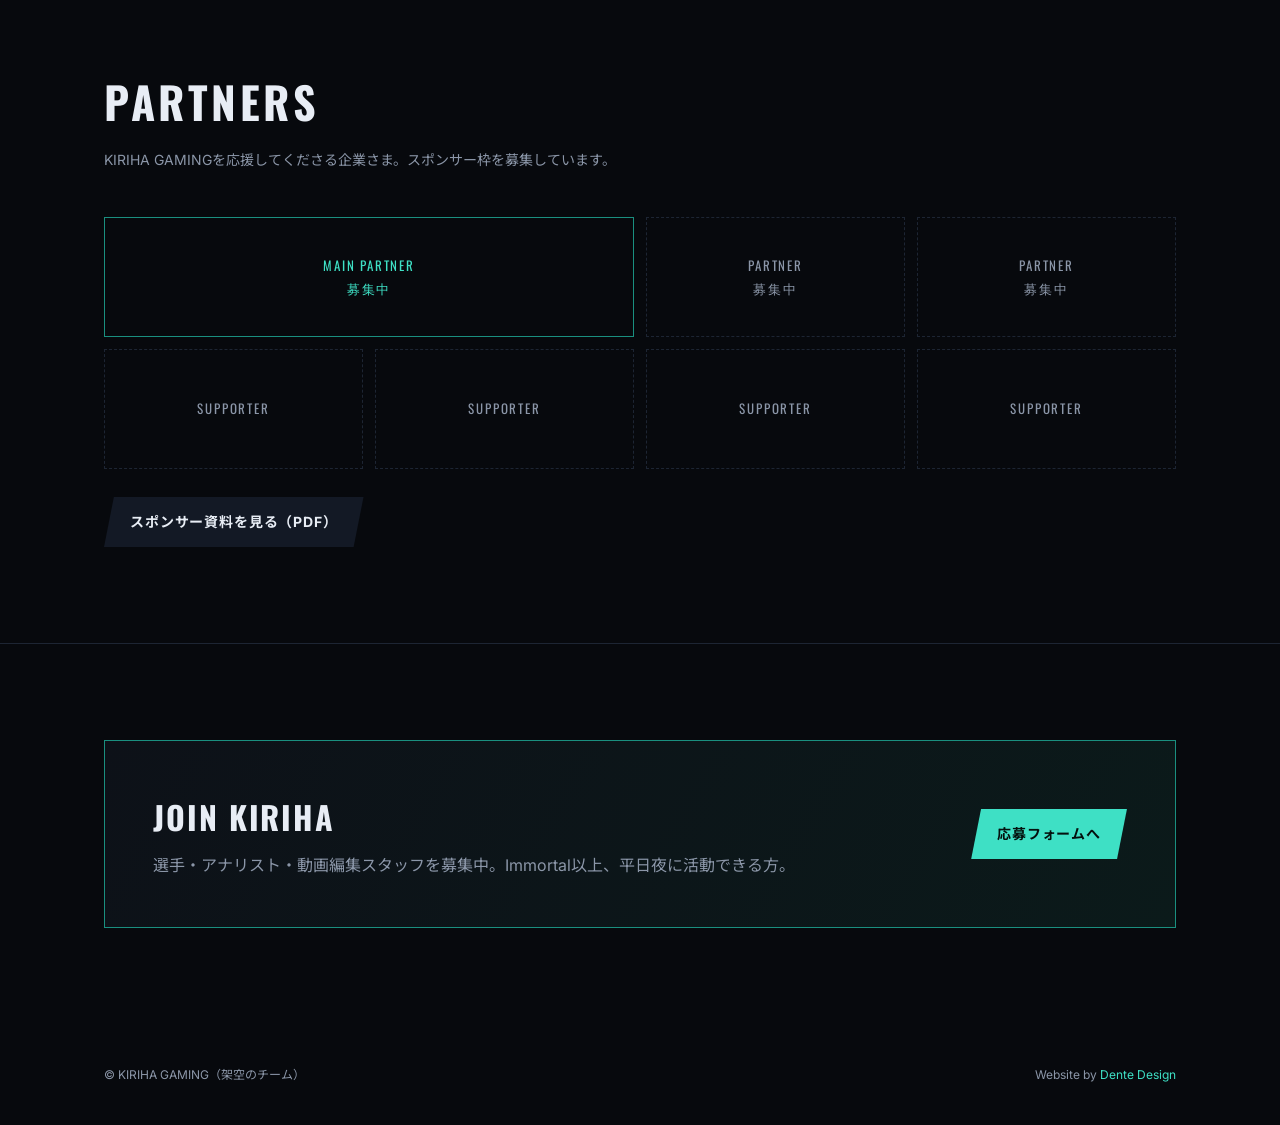
<file: works/team/index.html>
<!doctype html>
<html lang="ja">
<head>
<meta charset="utf-8">
<meta name="viewport" content="width=device-width, initial-scale=1">
<title>KIRIHA GAMING｜見本サイト by Dente Design</title>
<link rel="icon" type="image/png" href="../../assets/favicon.png">
<link rel="apple-touch-icon" href="../../assets/apple-touch-icon.png">
<meta name="description" content="ゲーミングチーム公式サイトの見本（架空のチーム）。Dente Design制作。">
<meta name="robots" content="noindex">
<link rel="preconnect" href="https://fonts.googleapis.com">
<link rel="preconnect" href="https://fonts.gstatic.com" crossorigin>
<link href="https://fonts.googleapis.com/css2?family=Oswald:wght@500;700&family=Inter:wght@400;600&family=Noto+Sans+JP:wght@400;700&display=swap" rel="stylesheet">
<style>
:root{--bg:#07090d;--bg2:#0d1118;--bg3:#131925;--line:#1d2533;--text:#e8edf5;--muted:#8b96a8;--accent:#3ee0c5;--accent2:#1a8f7f}
*{box-sizing:border-box}html{scroll-behavior:smooth;-webkit-text-size-adjust:100%}
body{margin:0;background:var(--bg);color:var(--text);font-family:Inter,"Noto Sans JP",system-ui,sans-serif;line-height:1.75}
a{color:inherit;text-decoration:none}
.wrap{max-width:1120px;margin:0 auto;padding:0 24px}@media(max-width:600px){.wrap{padding:0 16px}}
.sample{background:var(--accent);color:#04110e;font-size:12px;font-weight:700;text-align:center;padding:8px 16px}
.sample a{text-decoration:underline}
header{position:sticky;top:0;z-index:20;background:rgba(7,9,13,.85);backdrop-filter:blur(10px);-webkit-backdrop-filter:blur(10px);border-bottom:1px solid var(--line)}
header .wrap{display:flex;justify-content:space-between;align-items:center;height:62px}
.logo{font-family:Oswald,sans-serif;font-weight:700;font-size:22px;letter-spacing:.12em}
.logo b{color:var(--accent)}
nav{display:flex;gap:24px;font-family:Oswald,sans-serif;font-size:14px;letter-spacing:.14em;color:var(--muted)}
nav a:hover{color:var(--text)}
@media(max-width:760px){nav{display:none}}
.lang{font-size:12px;border:1px solid var(--line);border-radius:999px;padding:4px 12px;color:var(--muted)}
.hero{position:relative;padding:120px 0 100px;overflow:hidden;border-bottom:1px solid var(--line)}
.hero::before{content:"";position:absolute;inset:0;background:linear-gradient(115deg,transparent 55%,rgba(62,224,197,.10) 55%,rgba(62,224,197,.02) 75%,transparent 75%),radial-gradient(500px 300px at 20% 0,rgba(62,224,197,.10),transparent)}
.hero .wrap{position:relative}
.div{font-family:Oswald,sans-serif;font-size:14px;letter-spacing:.3em;color:var(--accent)}
.hero h1{font-family:Oswald,sans-serif;font-size:clamp(52px,11vw,120px);line-height:1;letter-spacing:.04em;margin:16px 0 20px}
.hero p{color:var(--muted);max-width:560px;margin:0 0 36px}
.btns{display:flex;flex-wrap:wrap;gap:12px}
.btn{display:inline-block;padding:13px 26px;font-weight:700;font-size:14px;letter-spacing:.06em;clip-path:polygon(10px 0,100% 0,calc(100% - 10px) 100%,0 100%)}
.btn-p{background:var(--accent);color:#04110e}.btn-g{background:var(--bg3);color:var(--text)}
section{padding:96px 0;border-bottom:1px solid var(--line)}
.h{font-family:Oswald,sans-serif;font-size:clamp(30px,5vw,44px);letter-spacing:.08em;margin:0 0 8px}
.sub{color:var(--muted);margin:0 0 44px;font-size:14px}
.roster{display:grid;grid-template-columns:repeat(3,1fr);gap:16px}
@media(max-width:900px){.roster{grid-template-columns:repeat(2,1fr)}}@media(max-width:520px){.roster{grid-template-columns:1fr}}
.p{background:var(--bg2);border:1px solid var(--line);padding:0;overflow:hidden}
.p .ph{aspect-ratio:4/3;background:linear-gradient(160deg,var(--bg3),#0a0e15);display:flex;align-items:flex-end;padding:18px;position:relative}
.p .ph span{font-family:Oswald,sans-serif;font-size:64px;color:rgba(62,224,197,.16);position:absolute;right:16px;top:4px}
.p .role{font-size:11px;letter-spacing:.2em;color:var(--accent);font-family:Oswald,sans-serif}
.p .info{padding:18px}
.p h3{font-family:Oswald,sans-serif;font-size:26px;letter-spacing:.06em;margin:0}
.p .meta{font-size:13px;color:var(--muted)}
.p .sns{margin-top:10px;display:flex;gap:12px;font-size:12px;color:var(--muted)}
.p .sns a:hover{color:var(--accent)}
table{width:100%;border-collapse:collapse;font-size:15px}
th,td{text-align:left;padding:16px 10px;border-bottom:1px solid var(--line)}
th{font-size:12px;color:var(--muted);font-weight:400;letter-spacing:.14em}
.rk{font-family:Oswald,sans-serif;font-size:20px;color:var(--accent)}
@media(max-width:600px){.hide-sp{display:none}}
.match{display:grid;grid-template-columns:120px 1fr auto;gap:16px;align-items:center;padding:20px;background:var(--bg2);border:1px solid var(--line);margin-bottom:10px}
.match .d{font-family:Oswald,sans-serif;letter-spacing:.06em}.match .d small{display:block;color:var(--muted);font-family:Inter,sans-serif;font-size:12px}
.match .vs{font-weight:700}.match .vs small{display:block;color:var(--muted);font-weight:400;font-size:12px}
.match .watch{font-size:12px;color:var(--accent);border:1px solid var(--accent2);padding:6px 12px}
@media(max-width:600px){.match{grid-template-columns:1fr}}
.sp{display:grid;grid-template-columns:repeat(4,1fr);gap:12px}@media(max-width:700px){.sp{grid-template-columns:repeat(2,1fr)}}
.sp div{min-height:120px;border:1px dashed var(--line);display:flex;align-items:center;justify-content:center;color:var(--muted);font-family:Oswald,sans-serif;letter-spacing:.14em;font-size:13px;text-align:center;padding:8px}
.sp .main{grid-column:span 2;border-style:solid;border-color:var(--accent2);color:var(--accent)}
.recruit{background:linear-gradient(120deg,var(--bg2),#0b1a1a);border:1px solid var(--accent2);padding:48px;display:flex;justify-content:space-between;align-items:center;gap:24px;flex-wrap:wrap}
.recruit h3{font-family:Oswald,sans-serif;font-size:32px;margin:0 0 6px;letter-spacing:.06em}.recruit p{margin:0;color:var(--muted)}
@media(max-width:600px){.recruit{padding:28px}}
footer{padding:40px 0;color:var(--muted);font-size:12px}
footer .wrap{display:flex;justify-content:space-between;flex-wrap:wrap;gap:12px}
footer a{color:var(--accent)}
</style>
</head>
<body>
<div class="sample">これは Dente Design の見本サイトです（チーム・選手・戦績はすべて架空）　<a href="../../">Dente Designに戻る</a></div>
<header><div class="wrap">
  <a href="#" class="logo">KIRIHA<b>.</b>GG</a>
  <nav><a href="#roster">ROSTER</a><a href="#results">RESULTS</a><a href="#matches">MATCHES</a><a href="#partners">PARTNERS</a><a href="#join">JOIN</a></nav>
  <span class="lang">JP / EN</span>
</div></header>

<section class="hero"><div class="wrap">
  <div class="div">VALORANT DIVISION</div>
  <h1>KIRIHA<br>GAMING</h1>
  <p>霧のように静かに入り、刃のように決める。2025年結成、関東を拠点に活動するVALORANTチームです。国内コミュニティ大会での優勝を重ね、次のステージを目指しています。</p>
  <div class="btns"><a href="#matches" class="btn btn-p">次の試合を見る</a><a href="#partners" class="btn btn-g">スポンサーについて</a></div>
</div></section>

<section id="roster"><div class="wrap">
  <h2 class="h">ROSTER</h2><p class="sub">選手・スタッフ</p>
  <div class="roster">
    <article class="p"><div class="ph"><span>01</span><div class="role">IGL / CONTROLLER</div></div><div class="info"><h3>Sazanami</h3><div class="meta">リーダー・作戦担当｜Peak Radiant</div><div class="sns"><a href="#">X</a><a href="#">Twitch</a></div></div></article>
    <article class="p"><div class="ph"><span>02</span><div class="role">DUELIST</div></div><div class="info"><h3>Raikou</h3><div class="meta">エントリー｜Peak Immortal 3</div><div class="sns"><a href="#">X</a><a href="#">YouTube</a></div></div></article>
    <article class="p"><div class="ph"><span>03</span><div class="role">INITIATOR</div></div><div class="info"><h3>Hotaru</h3><div class="meta">情報取り｜Peak Immortal 3</div><div class="sns"><a href="#">X</a><a href="#">Twitch</a></div></div></article>
    <article class="p"><div class="ph"><span>04</span><div class="role">SENTINEL</div></div><div class="info"><h3>Tsurara</h3><div class="meta">守り・アンカー｜Peak Immortal 2</div><div class="sns"><a href="#">X</a></div></div></article>
    <article class="p"><div class="ph"><span>05</span><div class="role">FLEX</div></div><div class="info"><h3>Nagi</h3><div class="meta">何でも屋｜Peak Immortal 2</div><div class="sns"><a href="#">X</a><a href="#">Twitch</a></div></div></article>
    <article class="p"><div class="ph"><span>CO</span><div class="role">COACH</div></div><div class="info"><h3>Kumo</h3><div class="meta">コーチ・分析</div><div class="sns"><a href="#">X</a></div></div></article>
  </div>
</div></section>

<section id="results"><div class="wrap">
  <h2 class="h">RESULTS</h2><p class="sub">主な戦績</p>
  <table>
    <tr><th>RANK</th><th>TOURNAMENT</th><th class="hide-sp">DATE</th></tr>
    <tr><td class="rk">1st</td><td>Midnight Clutch Cup #4</td><td class="hide-sp">2026.10</td></tr>
    <tr><td class="rk">2nd</td><td>Kanto Night Scrim League Season 2</td><td class="hide-sp">2026.08</td></tr>
    <tr><td class="rk">1st</td><td>Rookie Open Cup</td><td class="hide-sp">2026.06</td></tr>
    <tr><td class="rk">TOP 4</td><td>Midnight Clutch Cup #2</td><td class="hide-sp">2026.04</td></tr>
  </table>
</div></section>

<section id="matches"><div class="wrap">
  <h2 class="h">MATCHES</h2><p class="sub">今後の試合予定</p>
  <div class="match"><div class="d">11.22 SAT<small>20:00〜</small></div><div class="vs">vs Team Aoarashi<small>Midnight Clutch Cup #5 — 準々決勝</small></div><a href="#" class="watch">配信を見る</a></div>
  <div class="match"><div class="d">11.29 SAT<small>21:00〜</small></div><div class="vs">vs Hoshikuzu Esports<small>Kanto Night Scrim League S3 — Week 4</small></div><a href="#" class="watch">配信を見る</a></div>
</div></section>

<section id="partners"><div class="wrap">
  <h2 class="h">PARTNERS</h2><p class="sub">KIRIHA GAMINGを応援してくださる企業さま。スポンサー枠を募集しています。</p>
  <div class="sp"><div class="main">MAIN PARTNER<br>募集中</div><div>PARTNER<br>募集中</div><div>PARTNER<br>募集中</div><div>SUPPORTER</div><div>SUPPORTER</div><div>SUPPORTER</div><div>SUPPORTER</div></div>
  <div class="btns" style="margin-top:28px"><a href="#" class="btn btn-g">スポンサー資料を見る（PDF）</a></div>
</div></section>

<section id="join" style="border-bottom:0"><div class="wrap">
  <div class="recruit"><div><h3>JOIN KIRIHA</h3><p>選手・アナリスト・動画編集スタッフを募集中。Immortal以上、平日夜に活動できる方。</p></div><a href="#" class="btn btn-p">応募フォームへ</a></div>
</div></section>

<footer><div class="wrap"><div>© KIRIHA GAMING（架空のチーム）</div><div>Website by <a href="../../">Dente Design</a></div></div></footer>
</body>
</html>
</file>
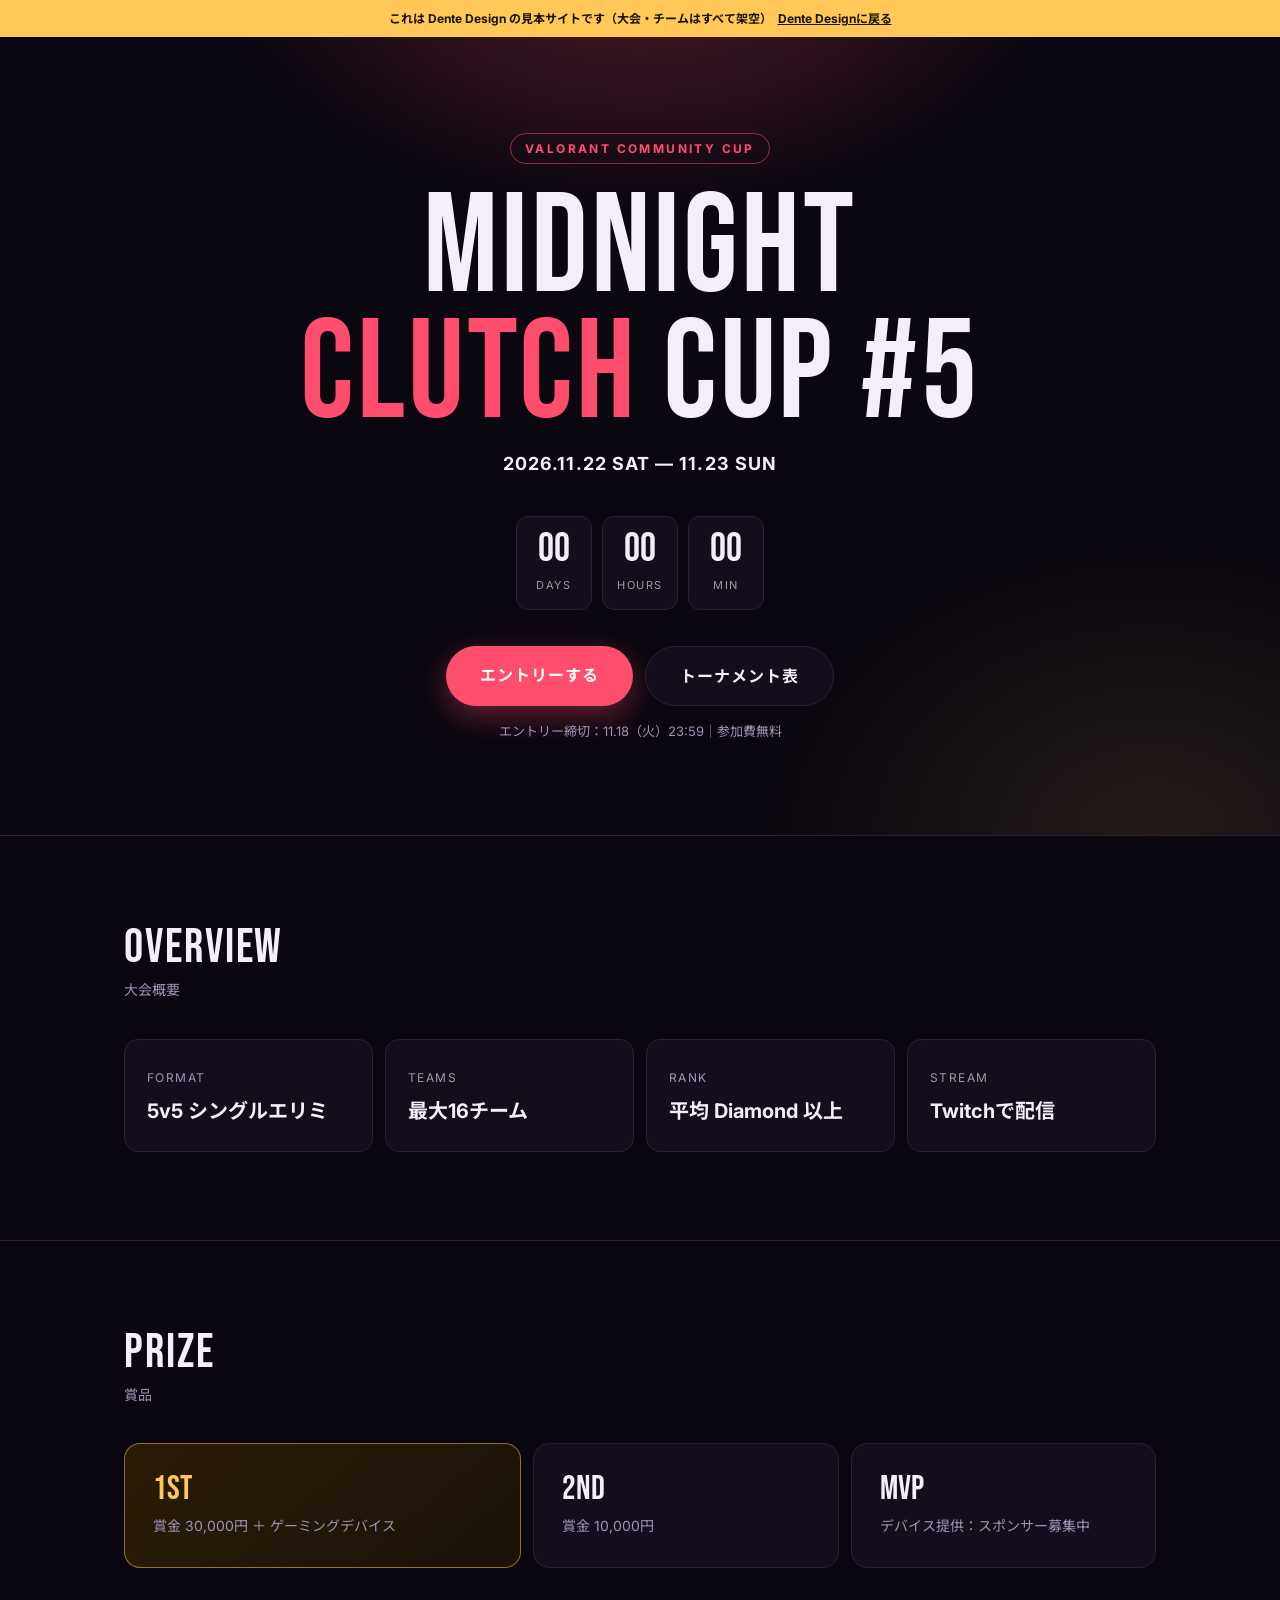
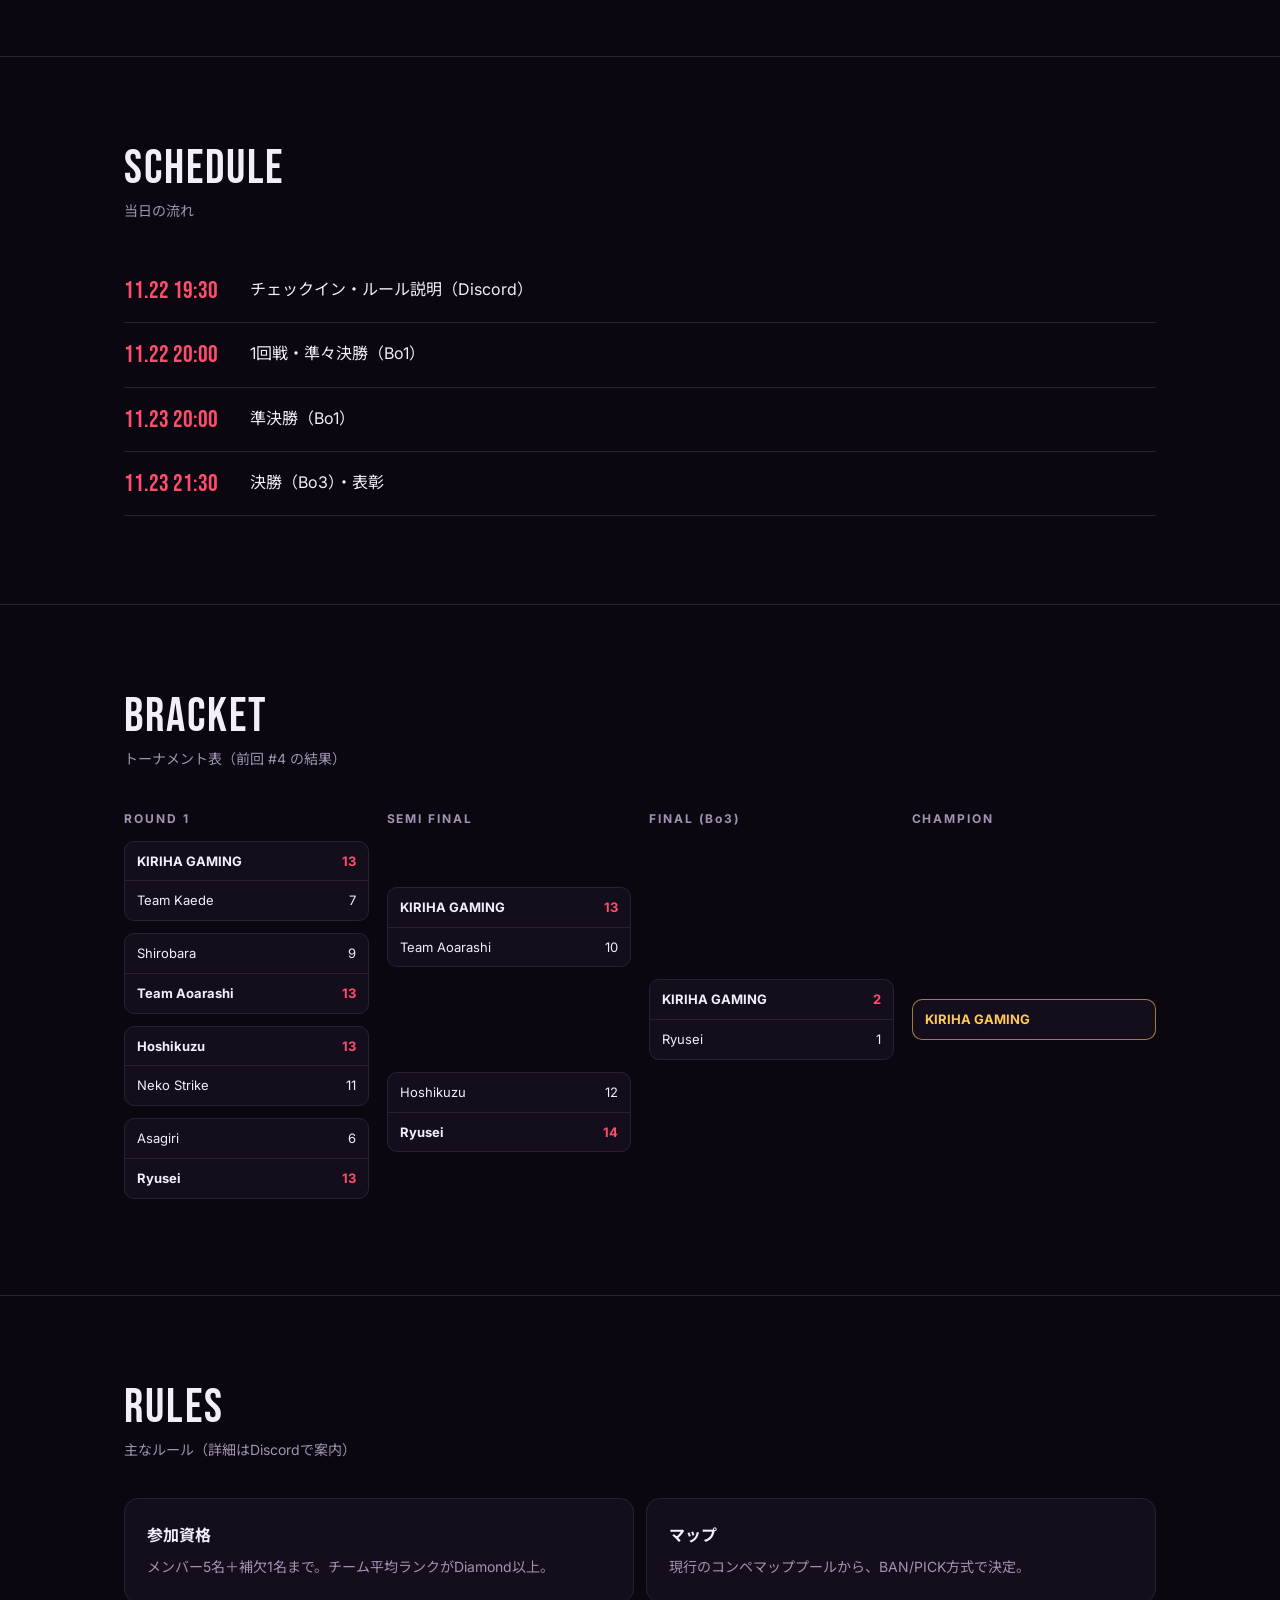
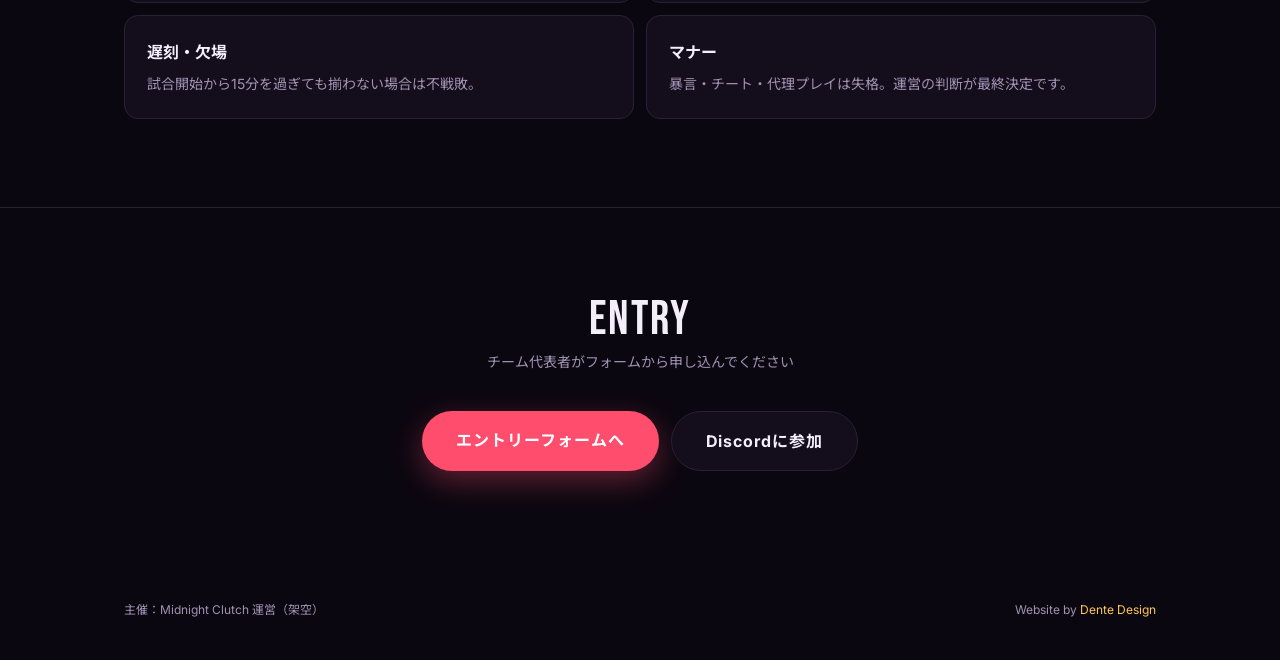
<file: works/tournament/index.html>
<!doctype html>
<html lang="ja">
<head>
<meta charset="utf-8">
<meta name="viewport" content="width=device-width, initial-scale=1">
<title>Midnight Clutch Cup #5｜見本サイト by Dente Design</title>
<link rel="icon" type="image/png" href="../../assets/favicon.png">
<link rel="apple-touch-icon" href="../../assets/apple-touch-icon.png">
<meta name="description" content="コミュニティ大会ページの見本（架空の大会）。Dente Design制作。">
<meta name="robots" content="noindex">
<link rel="preconnect" href="https://fonts.googleapis.com">
<link rel="preconnect" href="https://fonts.gstatic.com" crossorigin>
<link href="https://fonts.googleapis.com/css2?family=Bebas+Neue&family=Inter:wght@400;600;700&family=Noto+Sans+JP:wght@400;700;900&display=swap" rel="stylesheet">
<style>
:root{--bg:#0b0710;--bg2:#140e1c;--bg3:#1c1427;--line:#2a2036;--text:#f3eefa;--muted:#a093b3;--accent:#ff4d6d;--gold:#ffc857}
*{box-sizing:border-box}html{scroll-behavior:smooth;-webkit-text-size-adjust:100%}
body{margin:0;background:var(--bg);color:var(--text);font-family:Inter,"Noto Sans JP",system-ui,sans-serif;line-height:1.75}
a{color:inherit;text-decoration:none}
.wrap{max-width:1080px;margin:0 auto;padding:0 24px}@media(max-width:600px){.wrap{padding:0 16px}}
.sample{background:var(--gold);color:#1a1200;font-size:12px;font-weight:700;text-align:center;padding:8px 16px}.sample a{text-decoration:underline}
.hero{padding:96px 0 80px;text-align:center;position:relative;overflow:hidden;border-bottom:1px solid var(--line)}
.hero::before{content:"";position:absolute;inset:0;background:radial-gradient(600px 360px at 50% -10%,rgba(255,77,109,.28),transparent 70%),radial-gradient(400px 300px at 90% 100%,rgba(255,200,87,.10),transparent)}
.hero .wrap{position:relative}
.tag{display:inline-block;font-size:12px;font-weight:700;letter-spacing:.2em;color:var(--accent);border:1px solid rgba(255,77,109,.5);padding:4px 14px;border-radius:999px}
.hero h1{font-family:"Bebas Neue",sans-serif;font-weight:400;font-size:clamp(60px,13vw,140px);line-height:.9;margin:22px 0 10px;letter-spacing:.02em}
.hero h1 span{color:var(--accent)}
.hero .date{font-size:18px;font-weight:700;letter-spacing:.06em}
.count{display:flex;justify-content:center;gap:10px;margin:36px 0}
.count div{background:var(--bg2);border:1px solid var(--line);border-radius:12px;min-width:76px;padding:12px 8px}
.count b{display:block;font-family:"Bebas Neue",sans-serif;font-size:40px;font-weight:400;line-height:1}
.count small{font-size:11px;color:var(--muted);letter-spacing:.14em}
.btn{display:inline-block;padding:15px 34px;border-radius:999px;font-weight:700;letter-spacing:.06em}
.btn-p{background:var(--accent);color:#fff;box-shadow:0 10px 30px rgba(255,77,109,.35)}
.btn-g{border:1px solid var(--line);background:var(--bg2)}
.btns{display:flex;justify-content:center;flex-wrap:wrap;gap:12px}
.note{color:var(--muted);font-size:13px;margin-top:14px}
section{padding:88px 0;border-bottom:1px solid var(--line)}
.h{font-family:"Bebas Neue",sans-serif;font-weight:400;font-size:48px;letter-spacing:.04em;margin:0;line-height:1}
.sub{color:var(--muted);margin:6px 0 36px;font-size:14px}
.facts{display:grid;grid-template-columns:repeat(4,1fr);gap:12px}@media(max-width:760px){.facts{grid-template-columns:repeat(2,1fr)}}
.facts div{background:var(--bg2);border:1px solid var(--line);border-radius:14px;padding:22px}
.facts small{color:var(--muted);font-size:12px;letter-spacing:.12em}.facts b{display:block;font-size:20px;margin-top:4px}
.prize{display:grid;grid-template-columns:1.3fr 1fr 1fr;gap:12px}@media(max-width:700px){.prize{grid-template-columns:1fr}}
.prize > div{border-radius:16px;padding:28px;background:var(--bg2);border:1px solid var(--line)}
.prize .first{background:linear-gradient(140deg,#2a1d07,#1a1209);border-color:rgba(255,200,87,.5)}
.prize .pl{font-family:"Bebas Neue",sans-serif;font-size:34px;line-height:1}.prize .first .pl{color:var(--gold)}
.prize p{margin:8px 0 0;color:var(--muted);font-size:14px}
.tl{list-style:none;margin:0;padding:0}
.tl li{display:grid;grid-template-columns:110px 1fr;gap:16px;padding:16px 0;border-bottom:1px solid var(--line)}
.tl b{font-family:"Bebas Neue",sans-serif;font-weight:400;font-size:24px;color:var(--accent);line-height:1.3}
.bracket{display:grid;grid-template-columns:repeat(4,minmax(150px,1fr));gap:18px;overflow-x:auto;padding-bottom:8px}
.round h4{margin:0 0 12px;font-size:12px;letter-spacing:.16em;color:var(--muted)}
.round{display:flex;flex-direction:column}
.games{display:flex;flex-direction:column;justify-content:space-around;flex:1;gap:12px}
.game{background:var(--bg2);border:1px solid var(--line);border-radius:10px;overflow:hidden;font-size:13px}
.game div{display:flex;justify-content:space-between;padding:8px 12px}.game div+div{border-top:1px solid var(--line)}
.game .w{font-weight:700}.game .w span{color:var(--accent)}.game .tbd{color:var(--muted)}
.bracket-wrap{overflow-x:auto}
.rules{display:grid;grid-template-columns:repeat(2,1fr);gap:12px}@media(max-width:700px){.rules{grid-template-columns:1fr}}
.rules div{background:var(--bg2);border:1px solid var(--line);border-radius:14px;padding:22px}.rules h3{margin:0 0 6px;font-size:16px}.rules p{margin:0;color:var(--muted);font-size:14px}
footer{padding:40px 0;color:var(--muted);font-size:12px}footer .wrap{display:flex;justify-content:space-between;flex-wrap:wrap;gap:12px}footer a{color:var(--gold)}
</style>
</head>
<body>
<div class="sample">これは Dente Design の見本サイトです（大会・チームはすべて架空）　<a href="../../">Dente Designに戻る</a></div>

<section class="hero"><div class="wrap">
  <span class="tag">VALORANT COMMUNITY CUP</span>
  <h1>MIDNIGHT<br><span>CLUTCH</span> CUP #5</h1>
  <div class="date">2026.11.22 SAT — 11.23 SUN</div>
  <div class="count" id="count" aria-label="開催までのカウントダウン">
    <div><b id="cd-d">--</b><small>DAYS</small></div><div><b id="cd-h">--</b><small>HOURS</small></div><div><b id="cd-m">--</b><small>MIN</small></div>
  </div>
  <div class="btns"><a href="#entry" class="btn btn-p">エントリーする</a><a href="#bracket" class="btn btn-g">トーナメント表</a></div>
  <p class="note">エントリー締切：11.18（火）23:59｜参加費無料</p>
</div></section>

<section><div class="wrap">
  <h2 class="h">OVERVIEW</h2><p class="sub">大会概要</p>
  <div class="facts">
    <div><small>FORMAT</small><b>5v5 シングルエリミ</b></div>
    <div><small>TEAMS</small><b>最大16チーム</b></div>
    <div><small>RANK</small><b>平均 Diamond 以上</b></div>
    <div><small>STREAM</small><b>Twitchで配信</b></div>
  </div>
</div></section>

<section><div class="wrap">
  <h2 class="h">PRIZE</h2><p class="sub">賞品</p>
  <div class="prize">
    <div class="first"><div class="pl">1ST</div><p>賞金 30,000円 ＋ ゲーミングデバイス</p></div>
    <div><div class="pl">2ND</div><p>賞金 10,000円</p></div>
    <div><div class="pl">MVP</div><p>デバイス提供：スポンサー募集中</p></div>
  </div>
</div></section>

<section><div class="wrap">
  <h2 class="h">SCHEDULE</h2><p class="sub">当日の流れ</p>
  <ul class="tl">
    <li><b>11.22 19:30</b><div>チェックイン・ルール説明（Discord）</div></li>
    <li><b>11.22 20:00</b><div>1回戦・準々決勝（Bo1）</div></li>
    <li><b>11.23 20:00</b><div>準決勝（Bo1）</div></li>
    <li><b>11.23 21:30</b><div>決勝（Bo3）・表彰</div></li>
  </ul>
</div></section>

<section id="bracket"><div class="wrap">
  <h2 class="h">BRACKET</h2><p class="sub">トーナメント表（前回 #4 の結果）</p>
  <div class="bracket-wrap"><div class="bracket">
    <div class="round"><h4>ROUND 1</h4><div class="games">
      <div class="game"><div class="w">KIRIHA GAMING<span>13</span></div><div>Team Kaede<span>7</span></div></div>
      <div class="game"><div>Shirobara<span>9</span></div><div class="w">Team Aoarashi<span>13</span></div></div>
      <div class="game"><div class="w">Hoshikuzu<span>13</span></div><div>Neko Strike<span>11</span></div></div>
      <div class="game"><div>Asagiri<span>6</span></div><div class="w">Ryusei<span>13</span></div></div>
    </div></div>
    <div class="round"><h4>SEMI FINAL</h4><div class="games">
      <div class="game"><div class="w">KIRIHA GAMING<span>13</span></div><div>Team Aoarashi<span>10</span></div></div>
      <div class="game"><div>Hoshikuzu<span>12</span></div><div class="w">Ryusei<span>14</span></div></div>
    </div></div>
    <div class="round"><h4>FINAL (Bo3)</h4><div class="games">
      <div class="game"><div class="w">KIRIHA GAMING<span>2</span></div><div>Ryusei<span>1</span></div></div>
    </div></div>
    <div class="round"><h4>CHAMPION</h4><div class="games">
      <div class="game" style="border-color:rgba(255,200,87,.6)"><div class="w" style="color:var(--gold)">KIRIHA GAMING</div></div>
    </div></div>
  </div></div>
</div></section>

<section><div class="wrap">
  <h2 class="h">RULES</h2><p class="sub">主なルール（詳細はDiscordで案内）</p>
  <div class="rules">
    <div><h3>参加資格</h3><p>メンバー5名＋補欠1名まで。チーム平均ランクがDiamond以上。</p></div>
    <div><h3>マップ</h3><p>現行のコンペマッププールから、BAN/PICK方式で決定。</p></div>
    <div><h3>遅刻・欠場</h3><p>試合開始から15分を過ぎても揃わない場合は不戦敗。</p></div>
    <div><h3>マナー</h3><p>暴言・チート・代理プレイは失格。運営の判断が最終決定です。</p></div>
  </div>
</div></section>

<section id="entry" style="text-align:center;border-bottom:0"><div class="wrap">
  <h2 class="h">ENTRY</h2><p class="sub">チーム代表者がフォームから申し込んでください</p>
  <div class="btns"><a href="#" class="btn btn-p">エントリーフォームへ</a><a href="#" class="btn btn-g">Discordに参加</a></div>
</div></section>

<footer><div class="wrap"><div>主催：Midnight Clutch 運営（架空）</div><div>Website by <a href="../../">Dente Design</a></div></div></footer>

<script>
  const target = new Date('2026-11-22T20:00:00+09:00').getTime();
  function tick(){
    let s = Math.max(0, Math.floor((target - Date.now())/1000));
    const d = Math.floor(s/86400); s%=86400; const h = Math.floor(s/3600); s%=3600; const m = Math.floor(s/60);
    document.getElementById('cd-d').textContent = String(d).padStart(2,'0');
    document.getElementById('cd-h').textContent = String(h).padStart(2,'0');
    document.getElementById('cd-m').textContent = String(m).padStart(2,'0');
  }
  tick(); setInterval(tick, 30000);
</script>
</body>
</html>
</file>
<file: assets/style.css>
/* Dente Design — shared styles */
:root {
  --bg: #0a0a0b;
  --bg-2: #111113;
  --bg-3: #17171a;
  --line: #26262b;
  --line-2: #34343a;
  --text: #ecebe7;
  --muted: #9a9993;
  --dim: #6b6a66;
  --accent: #cdbb8e;        /* champagne */
  --accent-soft: rgba(205, 187, 142, 0.12);
  --live: #e5484d;
  --radius: 14px;
  --maxw: 1120px;
  --font-sans: "Inter", "Noto Sans JP", system-ui, -apple-system, "Hiragino Sans", sans-serif;
  --font-serif: "Cormorant Garamond", "Noto Serif JP", serif;
  --font-mono: "JetBrains Mono", ui-monospace, monospace;
}

* { box-sizing: border-box; }
html { scroll-behavior: smooth; -webkit-text-size-adjust: 100%; }
body {
  margin: 0;
  background: var(--bg);
  color: var(--text);
  font-family: var(--font-sans);
  font-size: 16px;
  line-height: 1.8;
  letter-spacing: 0.02em;
  -webkit-font-smoothing: antialiased;
}
img { max-width: 100%; display: block; }
a { color: inherit; text-decoration: none; }
::selection { background: var(--accent); color: #0a0a0b; }

.wrap { width: 100%; max-width: var(--maxw); margin: 0 auto; padding: 0 24px; }
@media (max-width: 600px) { .wrap { padding: 0 16px; } }

/* ---------- header ---------- */
.site-header {
  position: sticky; top: 0; z-index: 50;
  background: rgba(10, 10, 11, 0.82);
  backdrop-filter: blur(12px);
  -webkit-backdrop-filter: blur(12px);
  border-bottom: 1px solid var(--line);
}
.site-header .wrap { display: flex; align-items: center; justify-content: space-between; height: 64px; gap: 16px; }
.logo { display: flex; align-items: baseline; gap: 8px; font-weight: 600; letter-spacing: 0.08em; }
.logo .mark { font-family: var(--font-serif); font-size: 26px; font-weight: 600; letter-spacing: 0.02em; }
.logo .sub { font-size: 11px; color: var(--muted); letter-spacing: 0.32em; text-transform: uppercase; }
.nav { display: flex; gap: 28px; font-size: 13px; color: var(--muted); letter-spacing: 0.12em; }
.nav a:hover { color: var(--text); }
.nav .nav-cta { color: var(--accent); }
.menu-btn { display: none; background: none; border: 1px solid var(--line-2); color: var(--text); border-radius: 999px; padding: 6px 14px; font-size: 12px; letter-spacing: 0.16em; cursor: pointer; font-family: inherit; }
@media (max-width: 860px) {
  .menu-btn { display: block; }
  .nav { display: none; position: absolute; top: 64px; left: 0; right: 0; flex-direction: column; gap: 0; background: var(--bg-2); border-bottom: 1px solid var(--line); }
  .nav.open { display: flex; }
  .nav a { padding: 14px 24px; border-top: 1px solid var(--line); }
}

/* ---------- common ---------- */
section { padding: 112px 0; border-bottom: 1px solid var(--line); }
@media (max-width: 600px) { section { padding: 80px 0; } }
.eyebrow { font-family: var(--font-mono); font-size: 12px; color: var(--accent); letter-spacing: 0.24em; text-transform: uppercase; margin: 0 0 16px; }
.h2 { font-size: clamp(26px, 4vw, 38px); font-weight: 600; line-height: 1.45; letter-spacing: 0.04em; margin: 0 0 20px; }
.lead { color: var(--muted); max-width: 640px; margin: 0; }
.section-head { margin-bottom: 56px; }

.btn { display: inline-flex; align-items: center; justify-content: center; gap: 10px; padding: 14px 28px; border-radius: 999px; font-size: 14px; font-weight: 600; letter-spacing: 0.1em; transition: background .2s, color .2s, border-color .2s; border: 1px solid transparent; cursor: pointer; font-family: inherit; }
.btn-primary { background: var(--text); color: #0a0a0b; }
.btn-primary:hover { background: var(--accent); }
.btn-ghost { border-color: var(--line-2); color: var(--text); background: transparent; }
.btn-ghost:hover { border-color: var(--accent); color: var(--accent); }

.card { background: var(--bg-2); border: 1px solid var(--line); border-radius: var(--radius); padding: 32px; }

.grid { display: grid; gap: 20px; }
.grid > * { min-width: 0; }
.grid-2 { grid-template-columns: repeat(2, 1fr); }
.grid-3 { grid-template-columns: repeat(3, 1fr); }
.grid-4 { grid-template-columns: repeat(4, 1fr); }
@media (max-width: 960px) { .grid-4 { grid-template-columns: repeat(2, 1fr); } .grid-3 { grid-template-columns: 1fr; } }
@media (max-width: 640px) { .grid-2, .grid-4 { grid-template-columns: 1fr; } }

/* ---------- hero ---------- */
.hero { padding: 140px 0 120px; position: relative; overflow: hidden; }
.hero::before {
  content: ""; position: absolute; inset: 0; pointer-events: none;
  background:
    radial-gradient(600px 300px at 85% 10%, rgba(205,187,142,0.10), transparent 70%),
    linear-gradient(var(--line) 1px, transparent 1px) 0 0 / 100% 80px;
  mask-image: linear-gradient(to bottom, rgba(0,0,0,.9), transparent 90%);
  -webkit-mask-image: linear-gradient(to bottom, rgba(0,0,0,.9), transparent 90%);
  opacity: .5;
}
.hero .wrap { position: relative; }
.hero h1 { font-size: clamp(34px, 6.4vw, 68px); line-height: 1.3; font-weight: 600; letter-spacing: 0.04em; margin: 0 0 28px; }
.hero h1 em { font-style: normal; color: var(--accent); }
.hero p.lead { font-size: 17px; margin-bottom: 44px; max-width: 720px; }
.hero-actions { display: flex; flex-wrap: wrap; gap: 14px; }
.hero-meta { margin-top: 72px; display: flex; flex-wrap: wrap; gap: 12px 32px; font-family: var(--font-mono); font-size: 12px; color: var(--dim); letter-spacing: 0.14em; }
.hero-meta span::before { content: "— "; color: var(--accent); }

/* crosshair ornament */
.crosshair { position: absolute; right: 24px; top: 0; width: 180px; height: 180px; opacity: .55; }
@media (max-width: 860px) { .crosshair { display: none; } }

/* ---------- services ---------- */
.service .num { font-family: var(--font-mono); font-size: 12px; color: var(--accent); letter-spacing: .2em; }
.service h3 { font-size: 20px; margin: 14px 0 6px; letter-spacing: .04em; }
.service .for { font-size: 13px; color: var(--muted); margin: 0 0 18px; }
.service ul { list-style: none; padding: 0; margin: 0; font-size: 14px; color: var(--muted); }
.service li { padding: 8px 0; border-top: 1px solid var(--line); }
.service li::before { content: "+"; color: var(--accent); margin-right: 10px; font-family: var(--font-mono); }
.service .price { margin-top: 22px; font-family: var(--font-mono); font-size: 14px; color: var(--text); }
.service .price small { color: var(--dim); }

/* ---------- why ---------- */
.why-item { padding: 8px 0; }
.why-item .k { font-family: var(--font-serif); font-size: 46px; color: var(--accent); line-height: 1; }
.why-item h3 { font-size: 18px; margin: 18px 0 10px; }
.why-item p { color: var(--muted); font-size: 14px; margin: 0; }

/* ---------- works ---------- */
.work { padding: 0; overflow: hidden; display: flex; flex-direction: column; transition: border-color .2s, transform .2s; }
a.work:hover { border-color: var(--line-2); transform: translateY(-2px); }
.work .thumb { aspect-ratio: 16 / 10; background: var(--bg-3); border-bottom: 1px solid var(--line); position: relative; display: flex; align-items: center; justify-content: center; }
.work .thumb .label { font-family: var(--font-serif); font-size: 34px; letter-spacing: .04em; }
.work .thumb .tag { position: absolute; left: 16px; top: 16px; font-family: var(--font-mono); font-size: 11px; letter-spacing: .16em; padding: 4px 10px; border: 1px solid var(--line-2); border-radius: 999px; color: var(--muted); }
.work .body { padding: 24px; }
.work h3 { font-size: 17px; margin: 0 0 6px; }
.work p { font-size: 13px; color: var(--muted); margin: 0; }
.work .more { margin-top: 14px; font-size: 13px; color: var(--accent); letter-spacing: .08em; }
.work.soon { opacity: .6; }

/* ---------- price ---------- */
.price-table { width: 100%; border-collapse: collapse; font-size: 15px; }
.price-table th, .price-table td { text-align: left; padding: 22px 8px; border-bottom: 1px solid var(--line); vertical-align: top; }
.price-table th { font-weight: 600; width: 34%; }
.price-table td.amt { font-family: var(--font-mono); text-align: right; white-space: nowrap; }
.price-table .note { display: block; color: var(--muted); font-size: 13px; font-weight: 400; margin-top: 4px; }
.price-table s { color: var(--dim); margin-right: 8px; }
.monitor { margin-top: 28px; padding: 20px 24px; border: 1px solid var(--accent); background: var(--accent-soft); border-radius: var(--radius); font-size: 14px; }
.monitor strong { color: var(--accent); }
.fine { color: var(--dim); font-size: 12px; margin-top: 16px; }
@media (max-width: 600px) {
  .price-table th, .price-table td { display: block; width: 100%; padding: 6px 0; border: 0; text-align: left; }
  .price-table tr { display: block; padding: 16px 0; border-bottom: 1px solid var(--line); }
  .price-table td.amt { text-align: left; }
}

/* ---------- flow ---------- */
.flow { list-style: none; margin: 0; padding: 0; counter-reset: step; }
.flow li { display: grid; grid-template-columns: 80px 1fr; gap: 20px; padding: 26px 0; border-top: 1px solid var(--line); counter-increment: step; }
.flow li::before { content: counter(step, decimal-leading-zero); font-family: var(--font-mono); color: var(--accent); font-size: 14px; letter-spacing: .14em; padding-top: 2px; }
.flow h3 { font-size: 17px; margin: 0 0 4px; }
.flow p { margin: 0; font-size: 14px; color: var(--muted); }
@media (max-width: 600px) { .flow li { grid-template-columns: 48px 1fr; gap: 12px; } }

/* ---------- faq ---------- */
.faq details { border-top: 1px solid var(--line); padding: 22px 0; }
.faq details:last-child { border-bottom: 1px solid var(--line); }
.faq summary { cursor: pointer; font-weight: 600; list-style: none; display: flex; justify-content: space-between; gap: 16px; }
.faq summary::-webkit-details-marker { display: none; }
.faq summary::after { content: "+"; font-family: var(--font-mono); color: var(--accent); }
.faq details[open] summary::after { content: "−"; }
.faq details p { color: var(--muted); font-size: 14px; margin: 14px 0 0; }

/* ---------- contact ---------- */
.contact { text-align: center; }
.contact .lead { margin: 0 auto 40px; }
.contact-actions { display: flex; flex-wrap: wrap; justify-content: center; gap: 14px; }

/* ---------- footer ---------- */
.site-footer { padding: 48px 0; color: var(--dim); font-size: 12px; letter-spacing: .1em; }
.site-footer .wrap { display: flex; flex-wrap: wrap; justify-content: space-between; gap: 16px; }
.site-footer a:hover { color: var(--text); }
.site-footer .links { display: flex; gap: 20px; }

/* ---------- streamer page ---------- */
.live-badge { display: inline-flex; align-items: center; gap: 8px; font-family: var(--font-mono); font-size: 12px; letter-spacing: .16em; padding: 6px 14px; border: 1px solid var(--line-2); border-radius: 999px; color: var(--muted); }
.live-badge::before { content: ""; width: 8px; height: 8px; border-radius: 50%; background: #9146ff; box-shadow: 0 0 0 4px rgba(145,70,255,.2); }
.profile-hero { display: grid; grid-template-columns: 220px 1fr; gap: 48px; align-items: center; }
.avatar { width: 220px; height: 220px; border-radius: 50%; border: 1px solid var(--line-2); background: radial-gradient(circle at 30% 30%, #2a2a2f, #131315); display: flex; align-items: center; justify-content: center; font-family: var(--font-serif); font-size: 72px; color: var(--accent); }
@media (max-width: 760px) { .profile-hero { grid-template-columns: 1fr; gap: 28px; } .avatar { width: 140px; height: 140px; font-size: 48px; } }
.stats { display: grid; grid-template-columns: repeat(4, 1fr); border: 1px solid var(--line); border-radius: var(--radius); overflow: hidden; }
.stats > div { padding: 26px 24px; border-right: 1px solid var(--line); background: var(--bg-2); }
.stats > div:last-child { border-right: 0; }
.stats .k { font-family: var(--font-mono); font-size: 11px; color: var(--dim); letter-spacing: .2em; text-transform: uppercase; }
.stats .v { font-size: 22px; font-weight: 600; margin-top: 6px; }
@media (max-width: 760px) { .stats { grid-template-columns: repeat(2, 1fr); } .stats > div:nth-child(2) { border-right: 0; } .stats > div:nth-child(-n+2) { border-bottom: 1px solid var(--line); } }

.kv { width: 100%; border-collapse: collapse; font-size: 15px; }
.kv th, .kv td { padding: 14px 0; border-bottom: 1px solid var(--line); text-align: left; }
.kv th { color: var(--muted); font-weight: 400; width: 44%; }
.kv td { font-family: var(--font-mono); }

.code-box { display: flex; align-items: center; gap: 12px; margin-top: 20px; padding: 14px 16px; background: var(--bg); border: 1px solid var(--line-2); border-radius: 10px; }
.code-box code { flex: 1; min-width: 0; font-family: var(--font-mono); font-size: 13px; color: var(--accent); overflow-x: auto; white-space: nowrap; }
.copy-btn { background: none; border: 1px solid var(--line-2); color: var(--text); border-radius: 8px; padding: 6px 12px; font-size: 12px; cursor: pointer; font-family: inherit; white-space: nowrap; }
.copy-btn:hover { border-color: var(--accent); color: var(--accent); }

.device { display: flex; justify-content: space-between; align-items: center; gap: 16px; padding: 18px 0; border-bottom: 1px solid var(--line); }
.device .type { font-family: var(--font-mono); font-size: 11px; color: var(--dim); letter-spacing: .2em; text-transform: uppercase; }
.device .name { font-weight: 600; }
.device a { font-size: 13px; color: var(--accent); white-space: nowrap; }

.schedule { display: grid; grid-template-columns: repeat(7, 1fr); gap: 8px; }
.schedule > div { background: var(--bg-2); border: 1px solid var(--line); border-radius: 10px; padding: 16px 10px; text-align: center; }
.schedule .d { font-family: var(--font-mono); font-size: 11px; color: var(--dim); letter-spacing: .16em; }
.schedule .t { margin-top: 6px; font-size: 14px; font-weight: 600; }
.schedule .off { opacity: .45; }
.schedule .off .t { font-weight: 400; color: var(--muted); }
@media (max-width: 760px) { .schedule { grid-template-columns: repeat(4, 1fr); } }
@media (max-width: 420px) { .schedule { grid-template-columns: repeat(2, 1fr); } }

.made-by { margin-top: 0; text-align: center; padding: 56px 24px; border: 1px dashed var(--line-2); border-radius: var(--radius); }
.made-by p { color: var(--muted); font-size: 14px; margin: 0 0 20px; }
</file>
